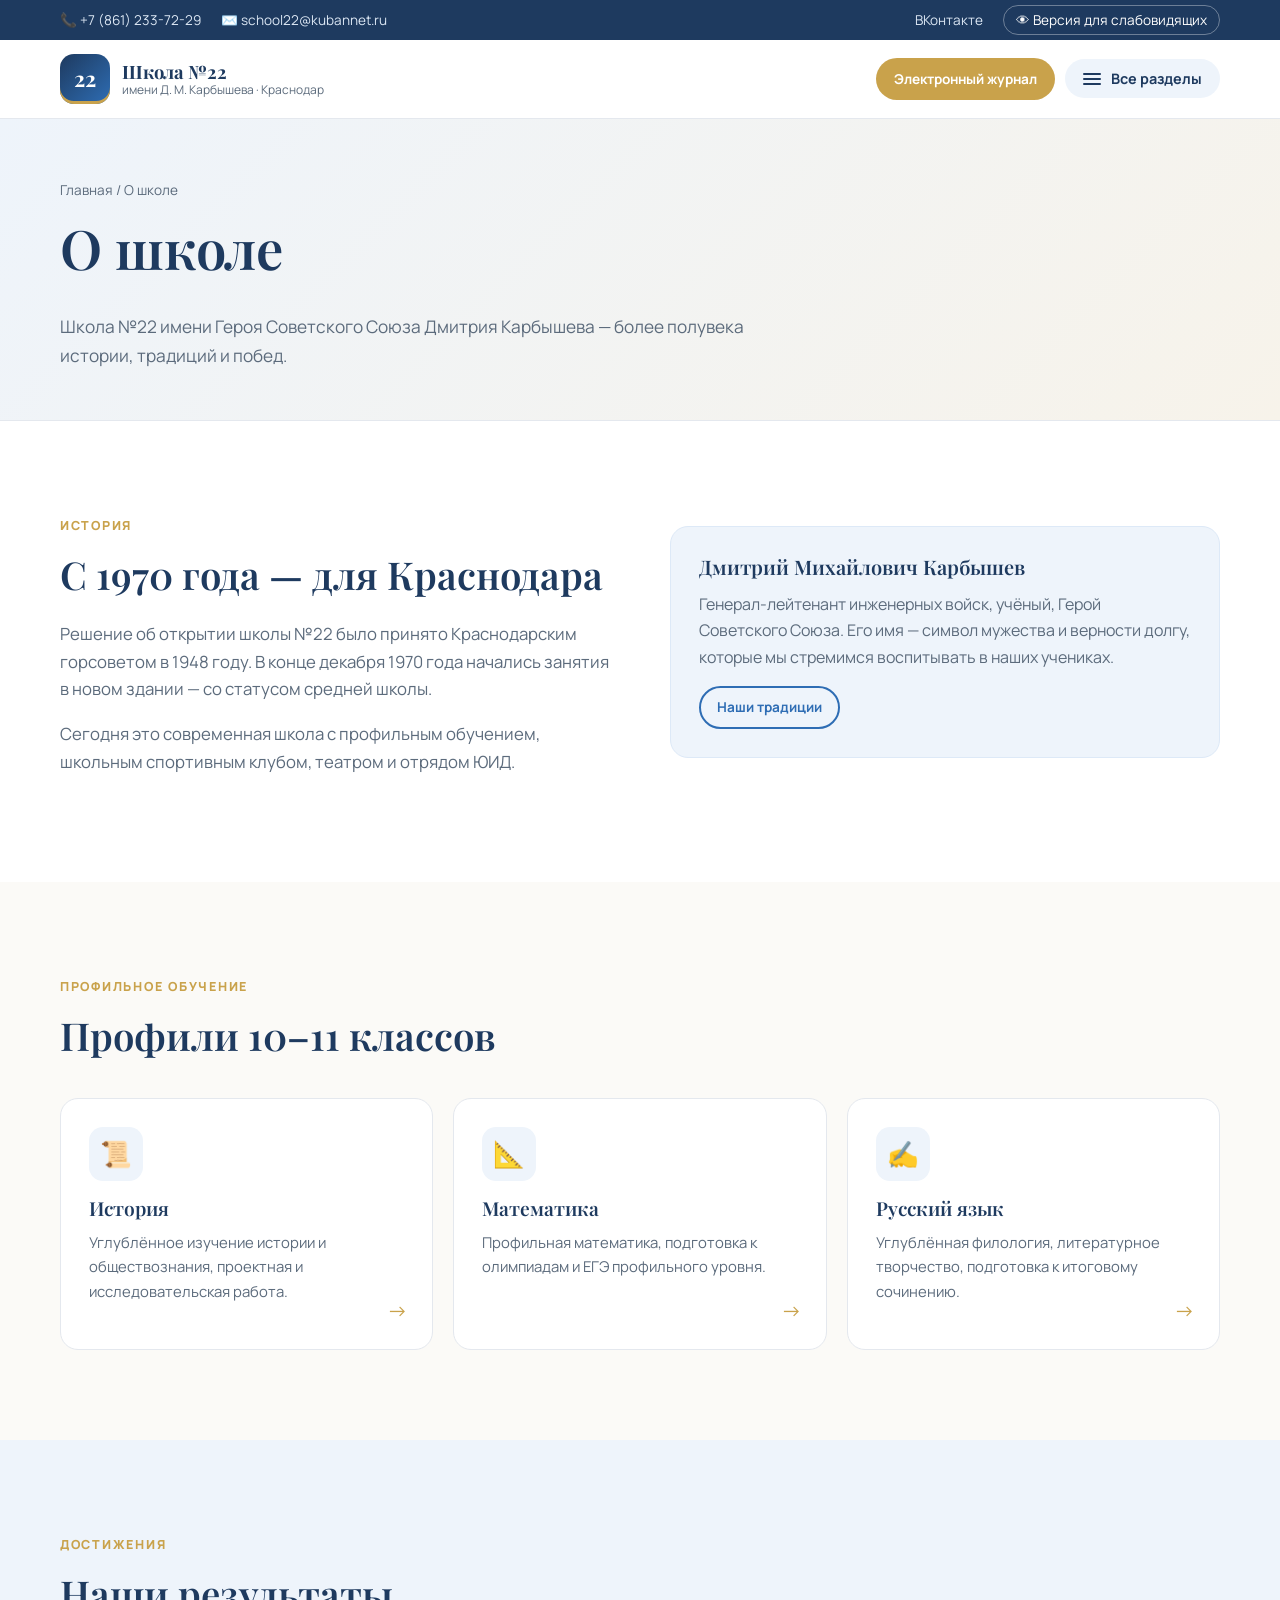
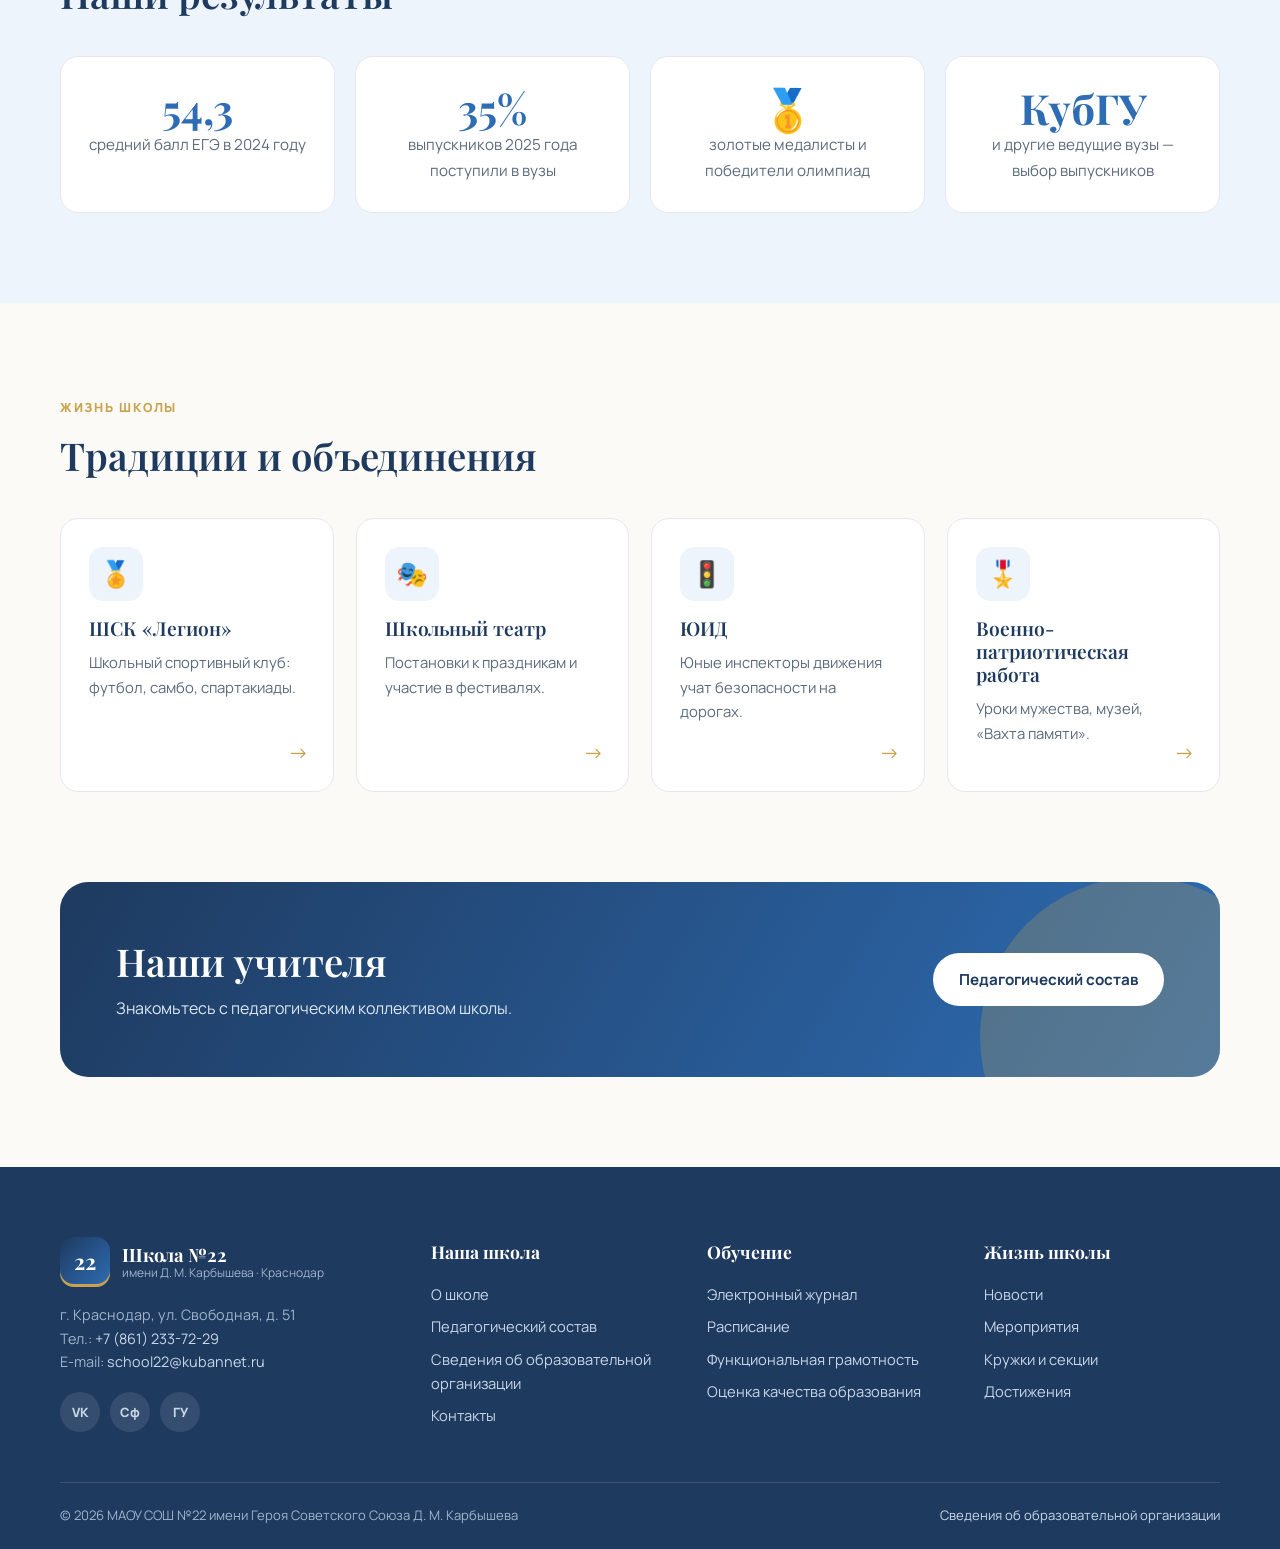
<file: about.html>
<!DOCTYPE html>
<html lang="ru">
<head>
  <meta charset="UTF-8">
  <meta name="viewport" content="width=device-width, initial-scale=1">
  <title>О школе — Школа №22</title>
  <link rel="preconnect" href="https://fonts.googleapis.com">
  <link rel="preconnect" href="https://fonts.gstatic.com" crossorigin>
  <link href="https://fonts.googleapis.com/css2?family=Manrope:wght@400;500;600;700;800&family=Playfair+Display:ital,wght@0,500;0,600;0,700;1,500&display=swap" rel="stylesheet">
  <link rel="stylesheet" href="css/style.css">
</head>
<body>
  <div id="site-header"></div>

  <main id="main">
    <section class="page-hero">
      <div class="container">
        <div class="crumbs"><a href="index.html">Главная</a> / О школе</div>
        <h1>О школе</h1>
        <p>Школа №22 имени Героя Советского Союза Дмитрия Карбышева — более полувека истории, традиций и побед.</p>
      </div>
    </section>

    <section class="section section-alt">
      <div class="container intro reveal">
        <div>
          <span class="eyebrow">История</span>
          <h2>С 1970 года — для Краснодара</h2>
          <p class="intro-text">Решение об открытии школы №22 было принято Краснодарским горсоветом в 1948 году. В конце декабря 1970 года начались занятия в новом здании — со статусом средней школы.</p>
          <p class="intro-text">Сегодня это современная школа с профильным обучением, школьным спортивным клубом, театром и отрядом ЮИД.</p>
        </div>
        <div class="panel panel-sky">
          <h3>Дмитрий Михайлович Карбышев</h3>
          <p style="color:var(--muted)">Генерал-лейтенант инженерных войск, учёный, Герой Советского Союза. Его имя — символ мужества и верности долгу, которые мы стремимся воспитывать в наших учениках.</p>
          <a href="#traditions" class="btn btn-outline btn-sm">Наши традиции</a>
        </div>
      </div>
    </section>

    <section class="section">
      <div class="container">
        <div class="section-head reveal"><div><span class="eyebrow">Профильное обучение</span><h2>Профили 10–11 классов</h2></div></div>
        <div class="grid-3 reveal">
          <div class="tile" style="cursor:default"><span class="tile-ico">📜</span><h3>История</h3><p>Углублённое изучение истории и обществознания, проектная и исследовательская работа.</p></div>
          <div class="tile" style="cursor:default"><span class="tile-ico">📐</span><h3>Математика</h3><p>Профильная математика, подготовка к олимпиадам и ЕГЭ профильного уровня.</p></div>
          <div class="tile" style="cursor:default"><span class="tile-ico">✍️</span><h3>Русский язык</h3><p>Углублённая филология, литературное творчество, подготовка к итоговому сочинению.</p></div>
        </div>
      </div>
    </section>

    <section class="section section-sky" id="achievements">
      <div class="container">
        <div class="section-head reveal"><div><span class="eyebrow">Достижения</span><h2>Наши результаты</h2></div></div>
        <div class="stats reveal">
          <div class="stat"><b>54,3</b><span>средний балл ЕГЭ в 2024 году</span></div>
          <div class="stat"><b>35%</b><span>выпускников 2025 года поступили в вузы</span></div>
          <div class="stat"><b>🥇</b><span>золотые медалисты и победители олимпиад</span></div>
          <div class="stat"><b>КубГУ</b><span>и другие ведущие вузы — выбор выпускников</span></div>
        </div>
      </div>
    </section>

    <section class="section" id="traditions">
      <div class="container">
        <div class="section-head reveal"><div><span class="eyebrow">Жизнь школы</span><h2>Традиции и объединения</h2></div></div>
        <div class="tiles reveal">
          <div class="tile" style="cursor:default"><span class="tile-ico">🏅</span><h3>ШСК «Легион»</h3><p>Школьный спортивный клуб: футбол, самбо, спартакиады.</p></div>
          <div class="tile" style="cursor:default"><span class="tile-ico">🎭</span><h3>Школьный театр</h3><p>Постановки к праздникам и участие в фестивалях.</p></div>
          <div class="tile" style="cursor:default"><span class="tile-ico">🚦</span><h3>ЮИД</h3><p>Юные инспекторы движения учат безопасности на дорогах.</p></div>
          <div class="tile" style="cursor:default"><span class="tile-ico">🎖️</span><h3>Военно-патриотическая работа</h3><p>Уроки мужества, музей, «Вахта памяти».</p></div>
        </div>
      </div>
    </section>

    <section class="section" style="padding-top:0">
      <div class="container">
        <div class="cta reveal">
          <div><h2>Наши учителя</h2><p>Знакомьтесь с педагогическим коллективом школы.</p></div>
          <a href="staff.html" class="btn btn-light">Педагогический состав</a>
        </div>
      </div>
    </section>
  </main>

  <div id="site-footer"></div>
  <script src="js/data.js"></script>
  <script src="js/main.js"></script>
</body>
</html>
</file>
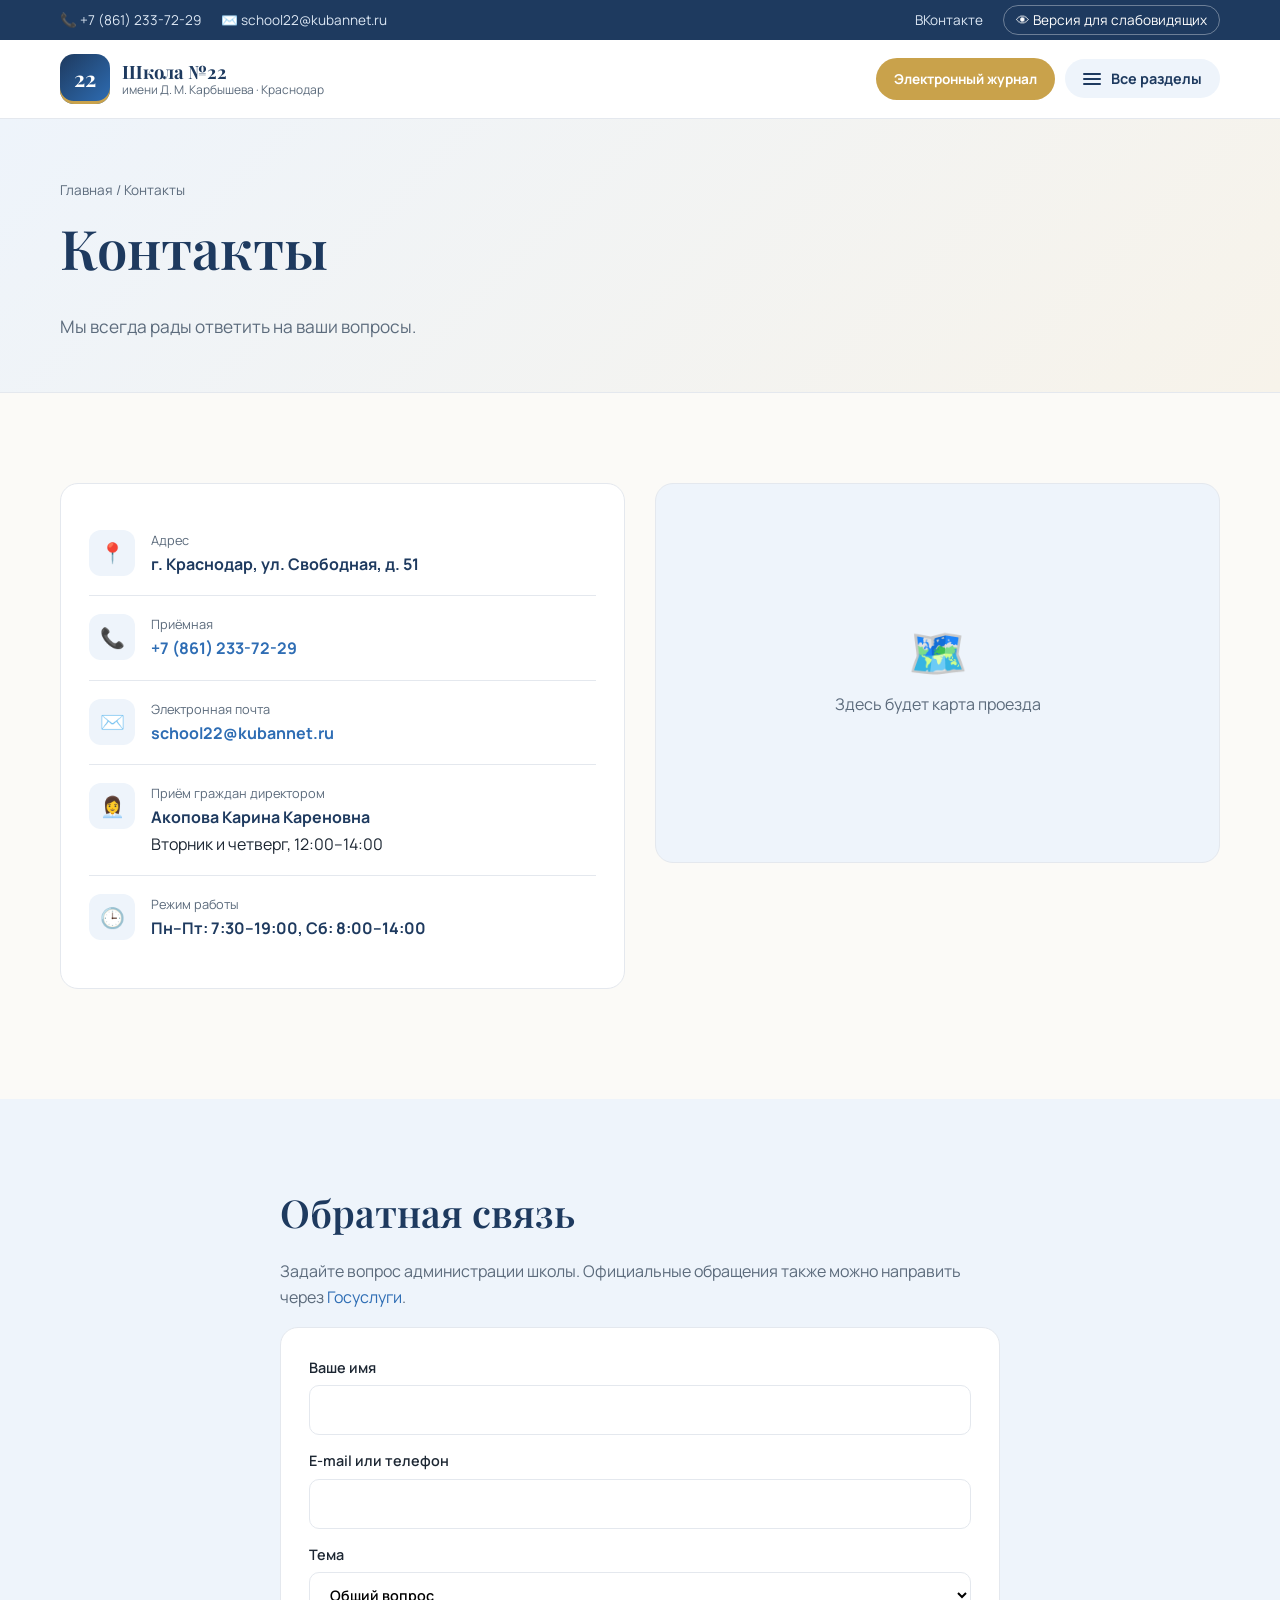
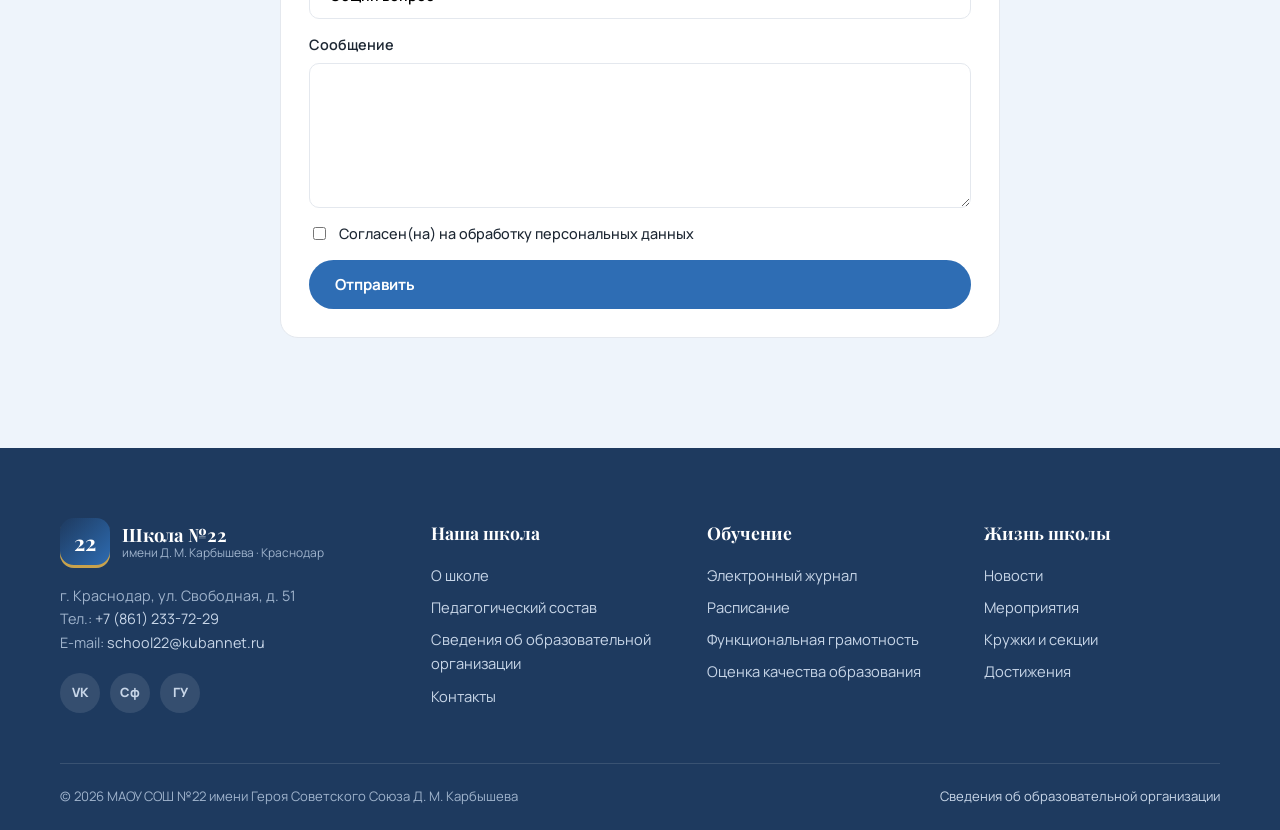
<file: contacts.html>
<!DOCTYPE html>
<html lang="ru">
<head>
  <meta charset="UTF-8">
  <meta name="viewport" content="width=device-width, initial-scale=1">
  <title>Контакты — Школа №22</title>
  <link rel="preconnect" href="https://fonts.googleapis.com">
  <link rel="preconnect" href="https://fonts.gstatic.com" crossorigin>
  <link href="https://fonts.googleapis.com/css2?family=Manrope:wght@400;500;600;700;800&family=Playfair+Display:ital,wght@0,500;0,600;0,700;1,500&display=swap" rel="stylesheet">
  <link rel="stylesheet" href="css/style.css">
</head>
<body>
  <div id="site-header"></div>

  <main id="main">
    <section class="page-hero">
      <div class="container">
        <div class="crumbs"><a href="index.html">Главная</a> / Контакты</div>
        <h1>Контакты</h1>
        <p>Мы всегда рады ответить на ваши вопросы.</p>
      </div>
    </section>

    <section class="section">
      <div class="container contact-grid">
        <div class="panel">
          <div class="contact-item"><span class="ico">📍</span><div><small>Адрес</small><b data-school="address"></b></div></div>
          <div class="contact-item"><span class="ico">📞</span><div><small>Приёмная</small><b><a href="tel:+78612337229">+7 (861) 233-72-29</a></b></div></div>
          <div class="contact-item"><span class="ico">✉️</span><div><small>Электронная почта</small><b><a href="mailto:school22@kubannet.ru">school22@kubannet.ru</a></b></div></div>
          <div class="contact-item"><span class="ico">👩‍💼</span><div><small>Приём граждан директором</small><b data-school="director"></b><br><span data-school="directorHours"></span></div></div>
          <div class="contact-item"><span class="ico">🕒</span><div><small>Режим работы</small><b data-school="hours"></b></div></div>
        </div>

        <div>
          <div class="map-box">
            <!-- Вставьте сюда код карты из конструктора Яндекс.Карт: https://yandex.ru/map-constructor/ -->
            <div><div style="font-size:3rem">🗺️</div><p>Здесь будет карта проезда</p></div>
          </div>
        </div>
      </div>
    </section>

    <section class="section section-sky">
      <div class="container" style="max-width:760px">
        <h2>Обратная связь</h2>
        <p style="color:var(--muted)">Задайте вопрос администрации школы. Официальные обращения также можно направить через <a href="https://www.gosuslugi.ru/" target="_blank" rel="noopener">Госуслуги</a>.</p>
        <form class="form panel" data-demo>
          <label>Ваше имя<input type="text" name="name" required></label>
          <label>E-mail или телефон<input type="text" name="contact" required></label>
          <label>Тема
            <select name="topic">
              <option>Общий вопрос</option>
              <option>Приём в школу</option>
              <option>Питание</option>
              <option>Электронный журнал</option>
              <option>Другое</option>
            </select>
          </label>
          <label>Сообщение<textarea name="message" rows="5" required></textarea></label>
          <label style="display:flex;gap:10px;align-items:flex-start;font-weight:500"><input type="checkbox" required style="margin-top:5px"> Согласен(на) на обработку персональных данных</label>
          <button type="submit" class="btn btn-primary">Отправить</button>
          <div class="form-ok">Спасибо! Ваше сообщение принято.</div>
        </form>
      </div>
    </section>
  </main>

  <div id="site-footer"></div>
  <script src="js/data.js"></script>
  <script src="js/main.js"></script>
</body>
</html>
</file>
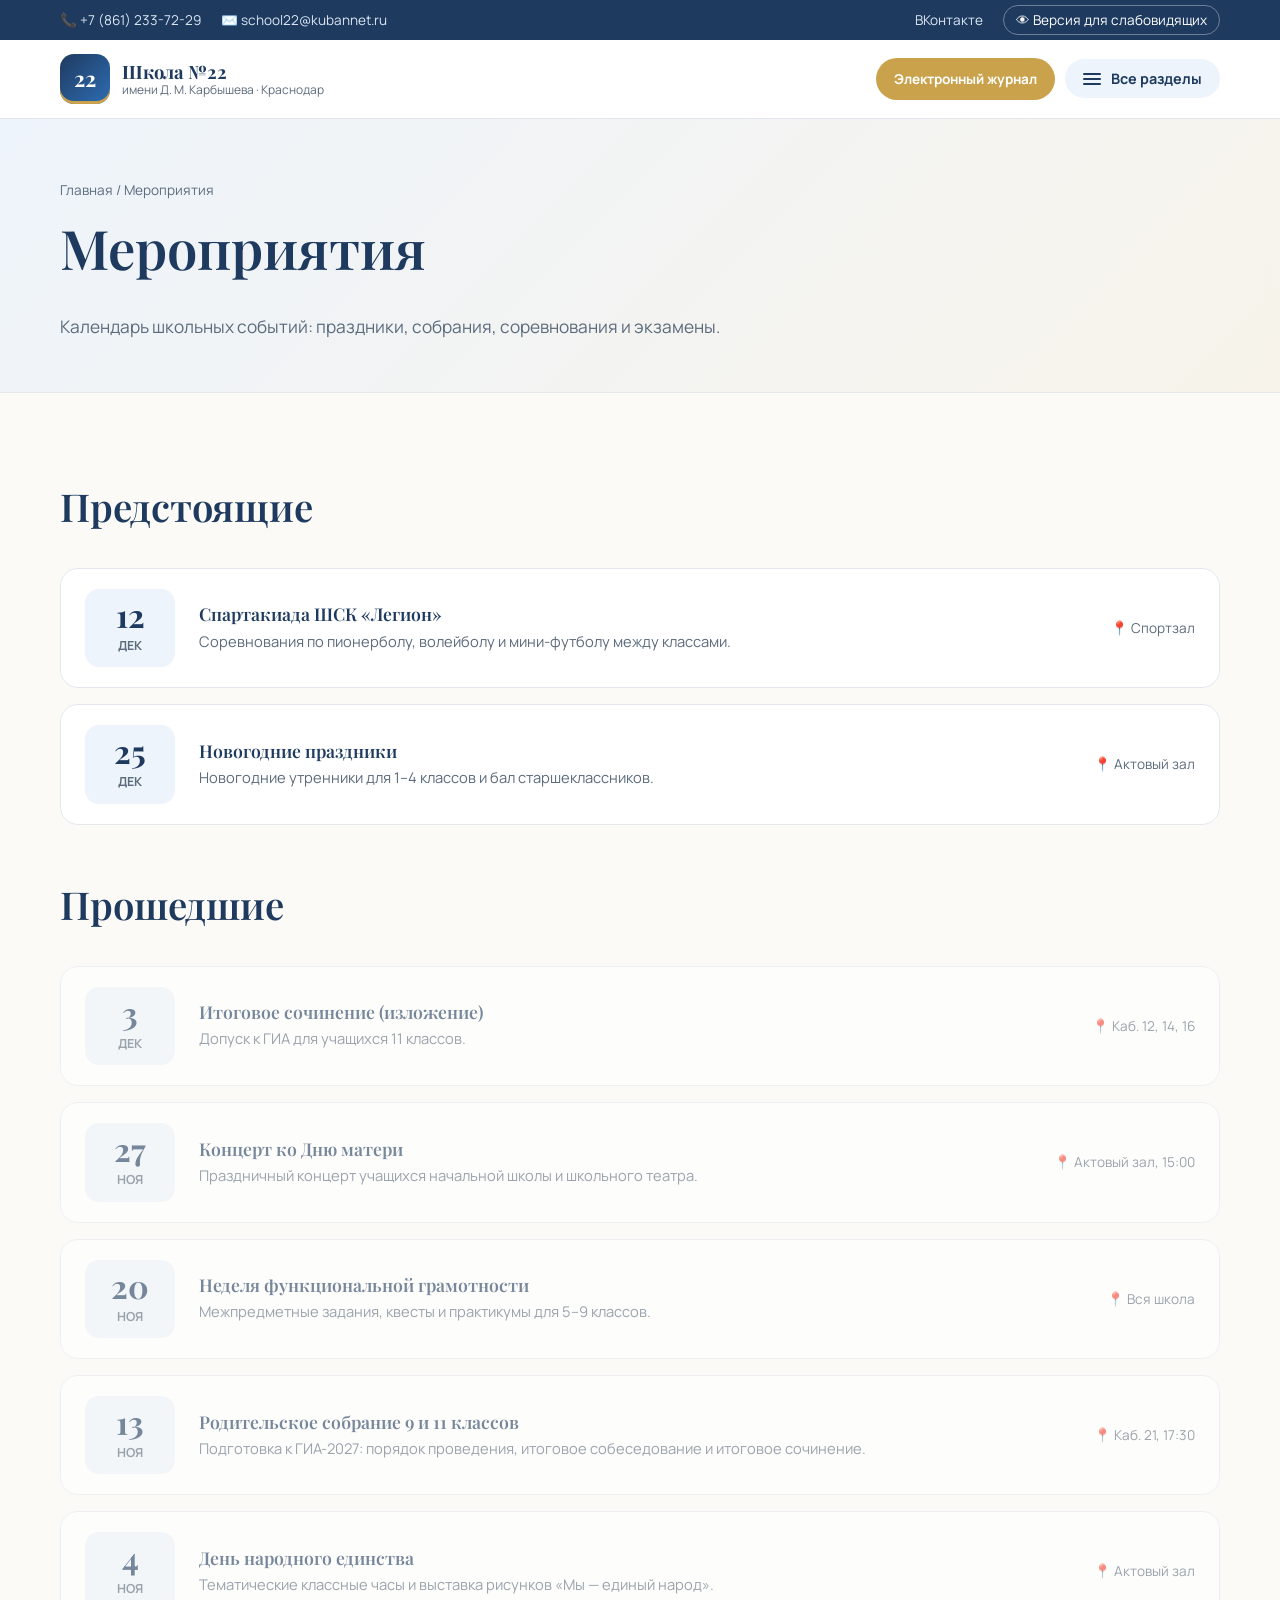
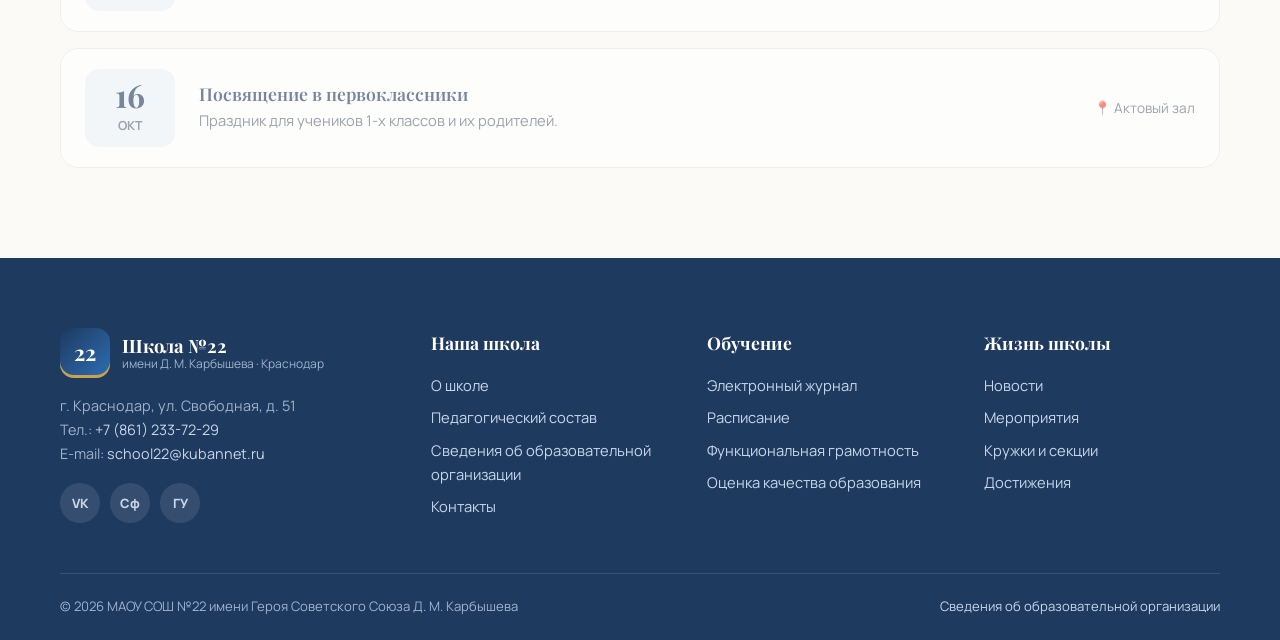
<file: events.html>
<!DOCTYPE html>
<html lang="ru">
<head>
  <meta charset="UTF-8">
  <meta name="viewport" content="width=device-width, initial-scale=1">
  <title>Мероприятия — Школа №22</title>
  <link rel="preconnect" href="https://fonts.googleapis.com">
  <link rel="preconnect" href="https://fonts.gstatic.com" crossorigin>
  <link href="https://fonts.googleapis.com/css2?family=Manrope:wght@400;500;600;700;800&family=Playfair+Display:ital,wght@0,500;0,600;0,700;1,500&display=swap" rel="stylesheet">
  <link rel="stylesheet" href="css/style.css">
</head>
<body>
  <div id="site-header"></div>

  <main id="main">
    <section class="page-hero">
      <div class="container">
        <div class="crumbs"><a href="index.html">Главная</a> / Мероприятия</div>
        <h1>Мероприятия</h1>
        <p>Календарь школьных событий: праздники, собрания, соревнования и экзамены.</p>
      </div>
    </section>

    <section class="section">
      <div class="container">
        <div class="events" data-render="events"></div>
      </div>
    </section>
  </main>

  <div id="site-footer"></div>
  <script src="js/data.js"></script>
  <script src="js/main.js"></script>
</body>
</html>
</file>
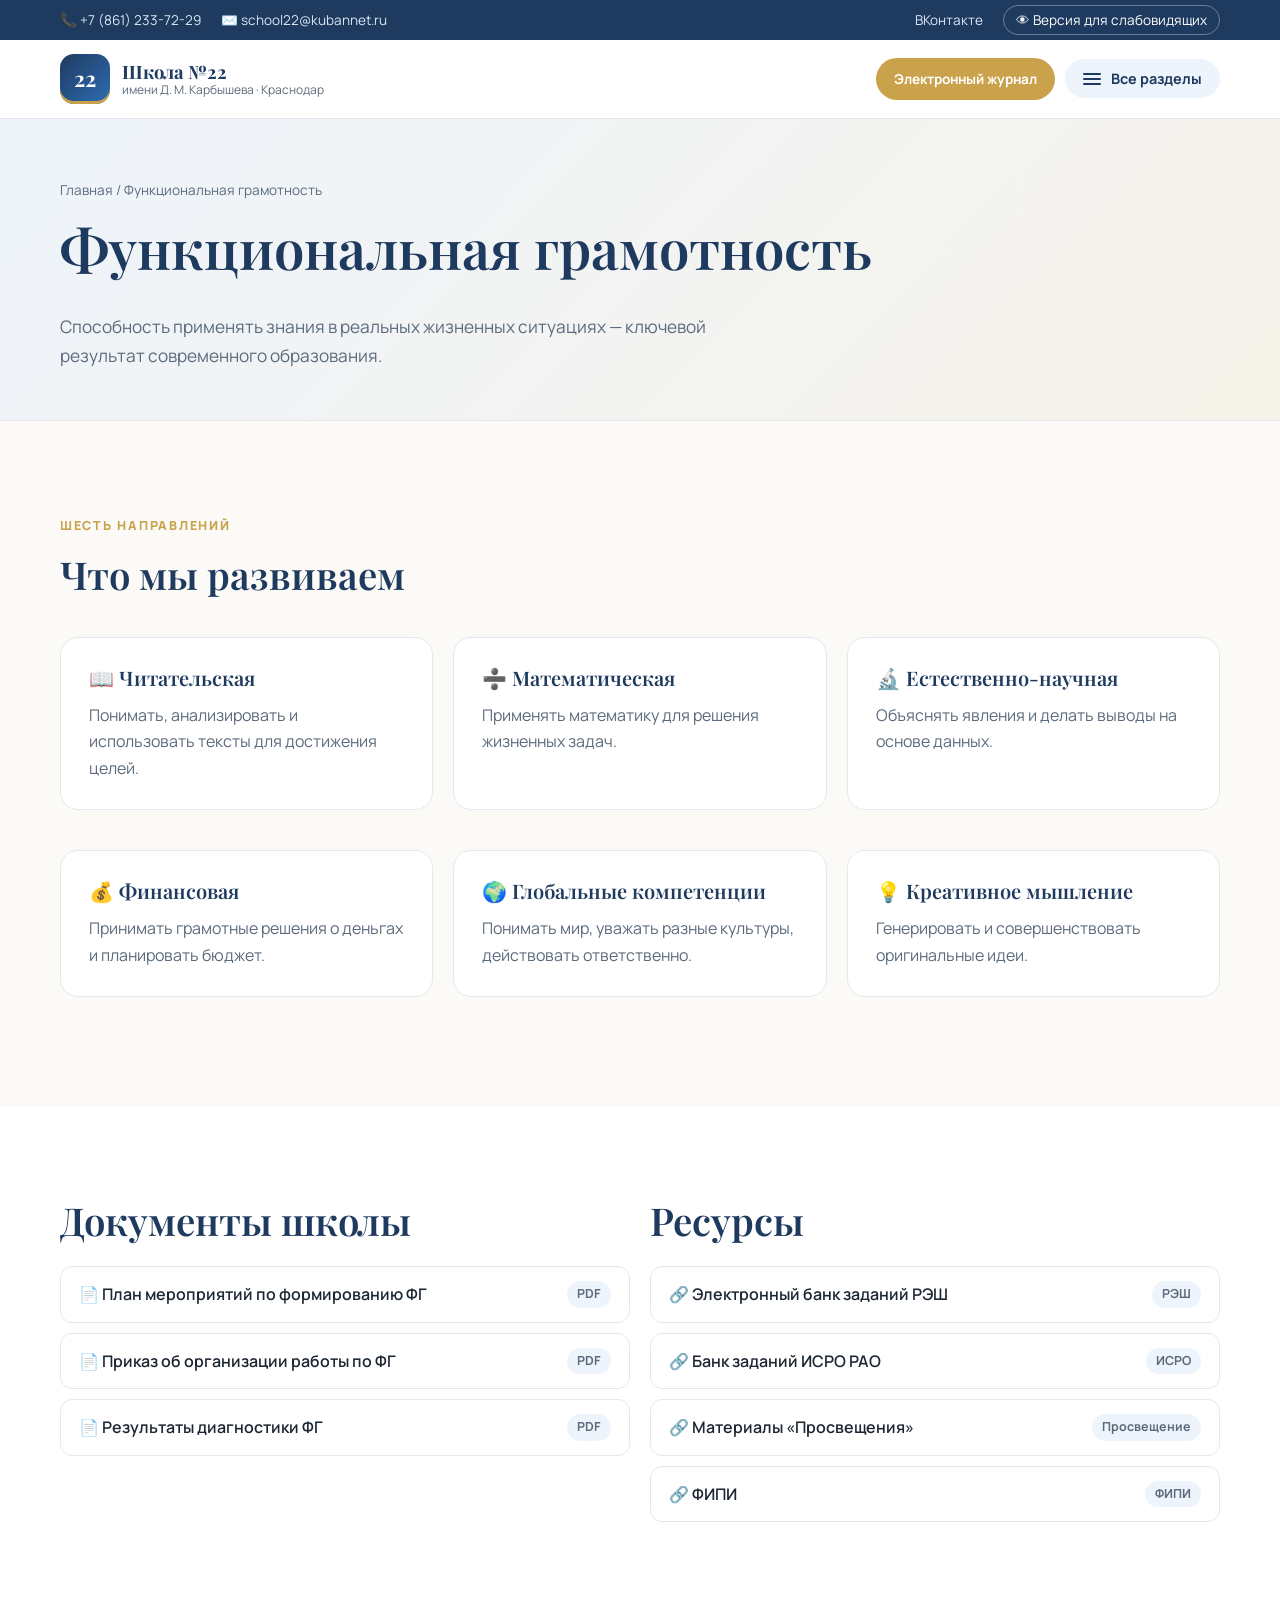
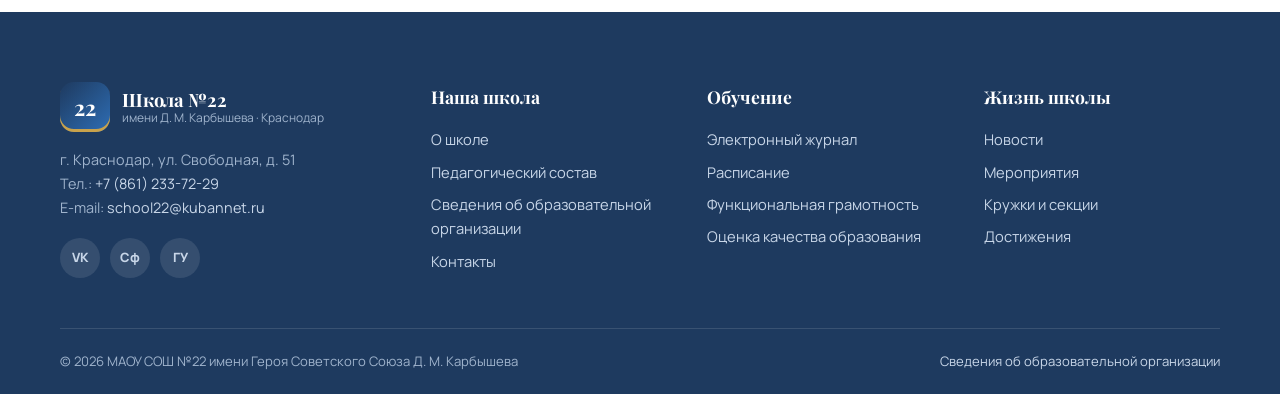
<file: funcgram.html>
<!DOCTYPE html>
<html lang="ru">
<head>
  <meta charset="UTF-8">
  <meta name="viewport" content="width=device-width, initial-scale=1">
  <title>Функциональная грамотность — Школа №22</title>
  <link rel="preconnect" href="https://fonts.googleapis.com">
  <link rel="preconnect" href="https://fonts.gstatic.com" crossorigin>
  <link href="https://fonts.googleapis.com/css2?family=Manrope:wght@400;500;600;700;800&family=Playfair+Display:ital,wght@0,500;0,600;0,700;1,500&display=swap" rel="stylesheet">
  <link rel="stylesheet" href="css/style.css">
</head>
<body>
  <div id="site-header"></div>

  <main id="main">
    <section class="page-hero">
      <div class="container">
        <div class="crumbs"><a href="index.html">Главная</a> / Функциональная грамотность</div>
        <h1>Функциональная грамотность</h1>
        <p>Способность применять знания в реальных жизненных ситуациях — ключевой результат современного образования.</p>
      </div>
    </section>

    <section class="section">
      <div class="container">
        <div class="section-head reveal"><div><span class="eyebrow">Шесть направлений</span><h2>Что мы развиваем</h2></div></div>
        <div class="grid-3 reveal">
          <div class="panel"><h3>📖 Читательская</h3><p style="color:var(--muted);margin:0">Понимать, анализировать и использовать тексты для достижения целей.</p></div>
          <div class="panel"><h3>➗ Математическая</h3><p style="color:var(--muted);margin:0">Применять математику для решения жизненных задач.</p></div>
          <div class="panel"><h3>🔬 Естественно-научная</h3><p style="color:var(--muted);margin:0">Объяснять явления и делать выводы на основе данных.</p></div>
          <div class="panel"><h3>💰 Финансовая</h3><p style="color:var(--muted);margin:0">Принимать грамотные решения о деньгах и планировать бюджет.</p></div>
          <div class="panel"><h3>🌍 Глобальные компетенции</h3><p style="color:var(--muted);margin:0">Понимать мир, уважать разные культуры, действовать ответственно.</p></div>
          <div class="panel"><h3>💡 Креативное мышление</h3><p style="color:var(--muted);margin:0">Генерировать и совершенствовать оригинальные идеи.</p></div>
        </div>
      </div>
    </section>

    <section class="section section-alt">
      <div class="container grid-2">
        <div class="reveal">
          <h2>Документы школы</h2>
          <ul class="doc-list">
            <li><a href="#">📄 План мероприятий по формированию ФГ <span class="ext">PDF</span></a></li>
            <li><a href="#">📄 Приказ об организации работы по ФГ <span class="ext">PDF</span></a></li>
            <li><a href="#">📄 Результаты диагностики ФГ <span class="ext">PDF</span></a></li>
          </ul>
        </div>
        <div class="reveal">
          <h2>Ресурсы</h2>
          <ul class="doc-list">
            <li><a href="https://fg.resh.edu.ru/" target="_blank" rel="noopener">🔗 Электронный банк заданий РЭШ <span class="ext">РЭШ</span></a></li>
            <li><a href="https://skiv.instrao.ru/" target="_blank" rel="noopener">🔗 Банк заданий ИСРО РАО <span class="ext">ИСРО</span></a></li>
            <li><a href="https://media.prosv.ru/func/" target="_blank" rel="noopener">🔗 Материалы «Просвещения» <span class="ext">Просвещение</span></a></li>
            <li><a href="https://fipi.ru/" target="_blank" rel="noopener">🔗 ФИПИ <span class="ext">ФИПИ</span></a></li>
          </ul>
        </div>
      </div>
    </section>
  </main>

  <div id="site-footer"></div>
  <script src="js/data.js"></script>
  <script src="js/main.js"></script>
</body>
</html>
</file>
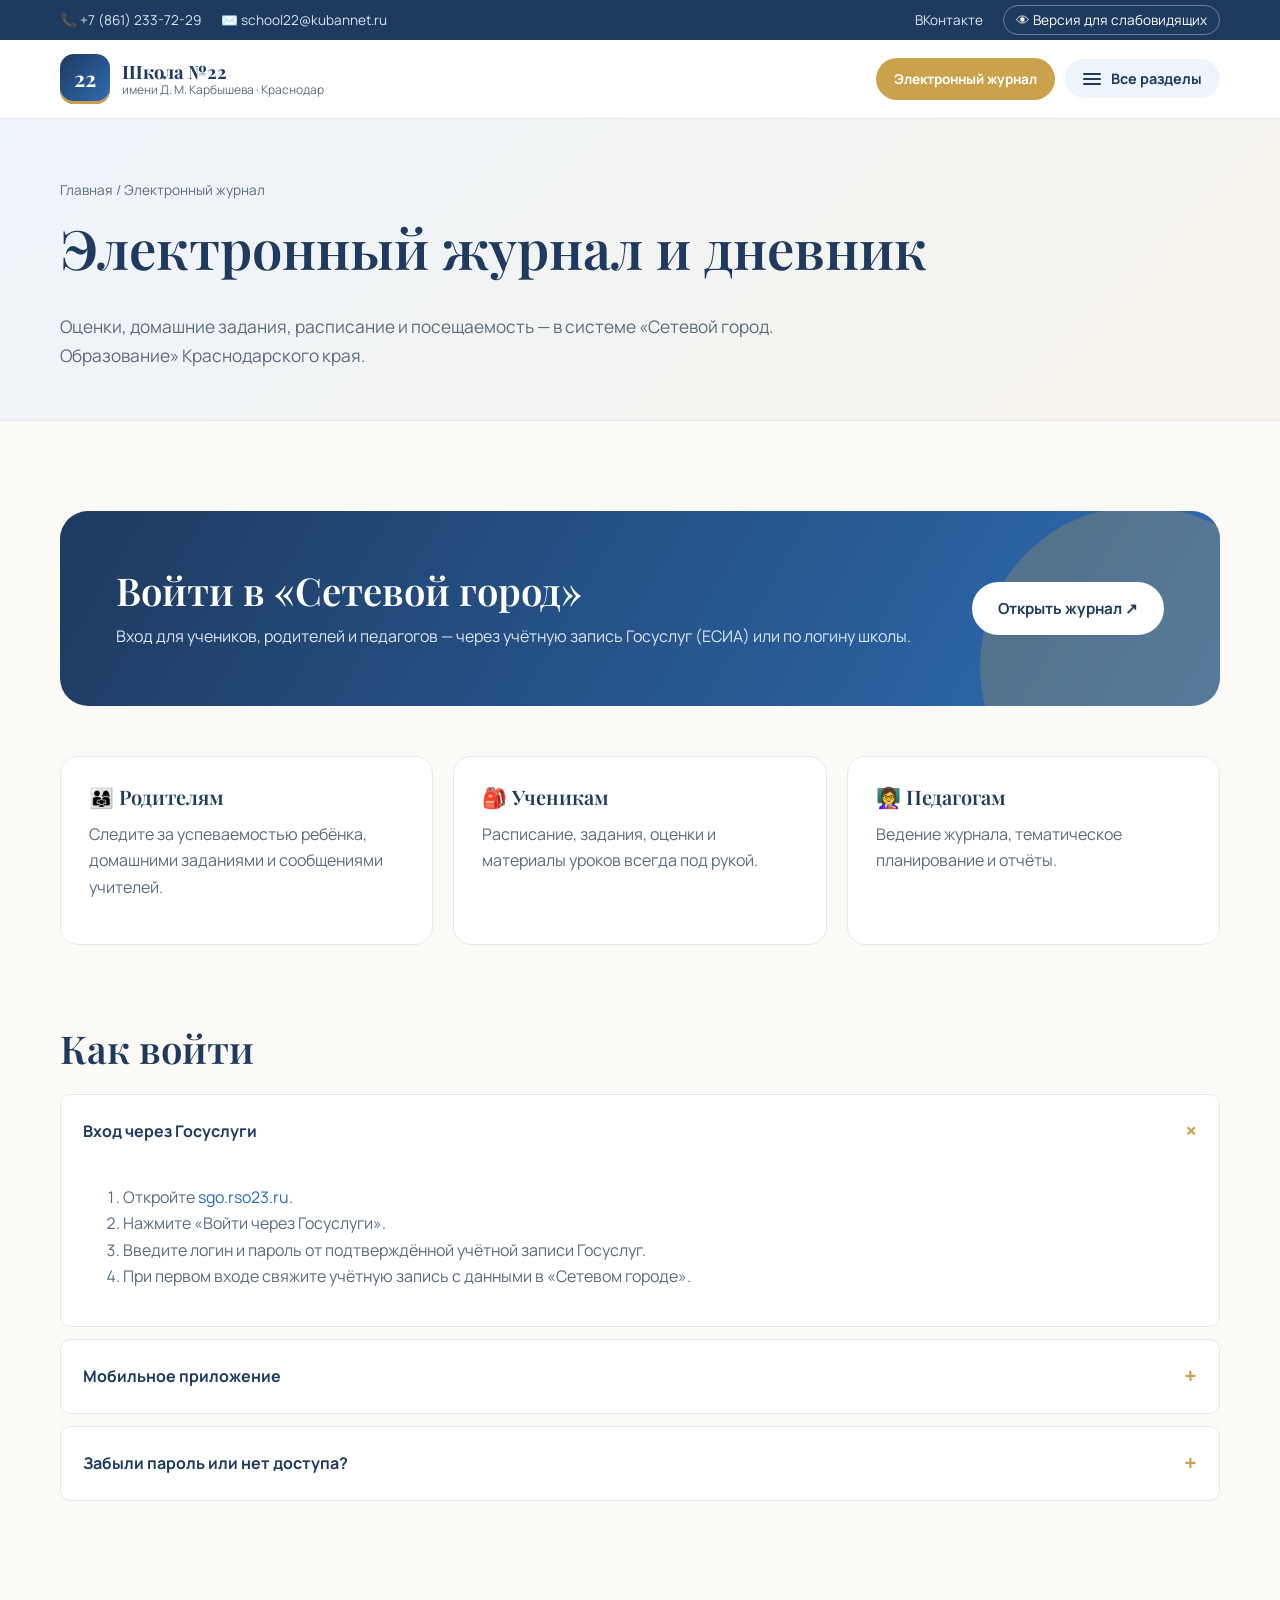
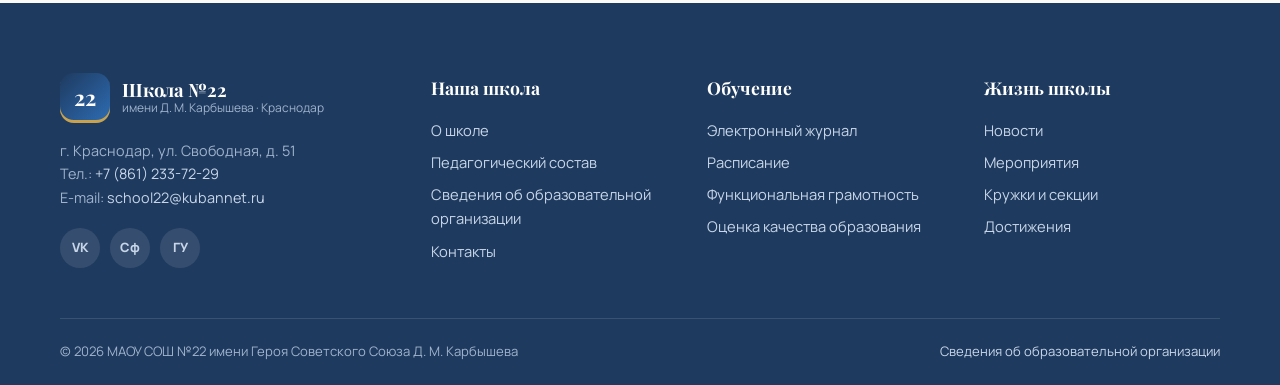
<file: journal.html>
<!DOCTYPE html>
<html lang="ru">
<head>
  <meta charset="UTF-8">
  <meta name="viewport" content="width=device-width, initial-scale=1">
  <title>Электронный журнал — Школа №22</title>
  <link rel="preconnect" href="https://fonts.googleapis.com">
  <link rel="preconnect" href="https://fonts.gstatic.com" crossorigin>
  <link href="https://fonts.googleapis.com/css2?family=Manrope:wght@400;500;600;700;800&family=Playfair+Display:ital,wght@0,500;0,600;0,700;1,500&display=swap" rel="stylesheet">
  <link rel="stylesheet" href="css/style.css">
</head>
<body>
  <div id="site-header"></div>

  <main id="main">
    <section class="page-hero">
      <div class="container">
        <div class="crumbs"><a href="index.html">Главная</a> / Электронный журнал</div>
        <h1>Электронный журнал и дневник</h1>
        <p>Оценки, домашние задания, расписание и посещаемость — в системе «Сетевой город. Образование» Краснодарского края.</p>
      </div>
    </section>

    <section class="section">
      <div class="container">
        <div class="cta reveal" style="margin-bottom:50px">
          <div>
            <h2>Войти в «Сетевой город»</h2>
            <p>Вход для учеников, родителей и педагогов — через учётную запись Госуслуг (ЕСИА) или по логину школы.</p>
          </div>
          <a href="https://sgo.rso23.ru/" target="_blank" rel="noopener" class="btn btn-light">Открыть журнал ↗</a>
        </div>

        <div class="grid-3 reveal">
          <div class="panel">
            <h3>👨‍👩‍👧 Родителям</h3>
            <p style="color:var(--muted)">Следите за успеваемостью ребёнка, домашними заданиями и сообщениями учителей.</p>
          </div>
          <div class="panel">
            <h3>🎒 Ученикам</h3>
            <p style="color:var(--muted)">Расписание, задания, оценки и материалы уроков всегда под рукой.</p>
          </div>
          <div class="panel">
            <h3>👩‍🏫 Педагогам</h3>
            <p style="color:var(--muted)">Ведение журнала, тематическое планирование и отчёты.</p>
          </div>
        </div>

        <h2 style="margin-top:60px">Как войти</h2>
        <details class="acc" open>
          <summary>Вход через Госуслуги</summary>
          <div class="acc-body">
            <ol>
              <li>Откройте <a href="https://sgo.rso23.ru/" target="_blank" rel="noopener">sgo.rso23.ru</a>.</li>
              <li>Нажмите «Войти через Госуслуги».</li>
              <li>Введите логин и пароль от подтверждённой учётной записи Госуслуг.</li>
              <li>При первом входе свяжите учётную запись с данными в «Сетевом городе».</li>
            </ol>
          </div>
        </details>
        <details class="acc">
          <summary>Мобильное приложение</summary>
          <div class="acc-body">Электронный дневник доступен в мобильном приложении «Сетевой город. Образование» для Android и iOS, а также в приложении «Госуслуги Моя школа».</div>
        </details>
        <details class="acc">
          <summary>Забыли пароль или нет доступа?</summary>
          <div class="acc-body">Обратитесь к классному руководителю или к администратору электронного журнала школы по телефону <span data-school="phone"></span>.</div>
        </details>
      </div>
    </section>
  </main>

  <div id="site-footer"></div>
  <script src="js/data.js"></script>
  <script src="js/main.js"></script>
</body>
</html>
</file>
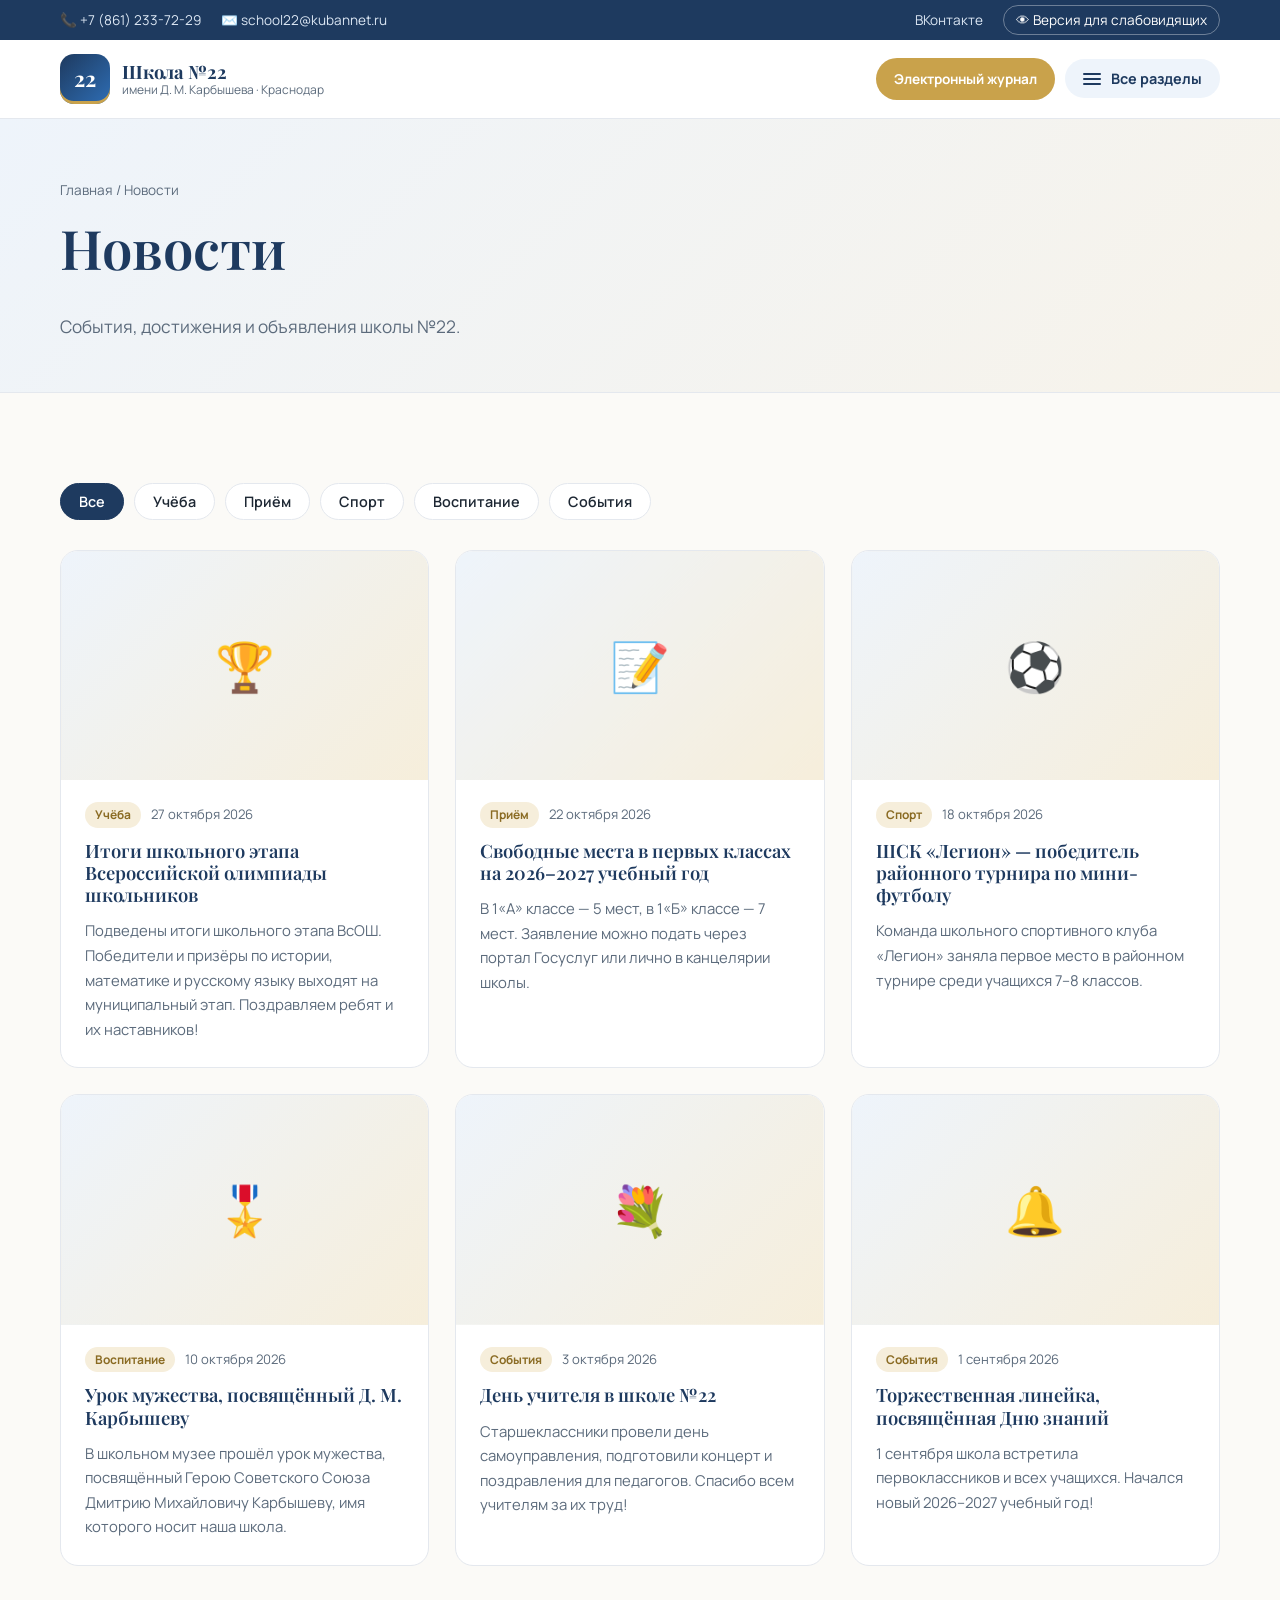
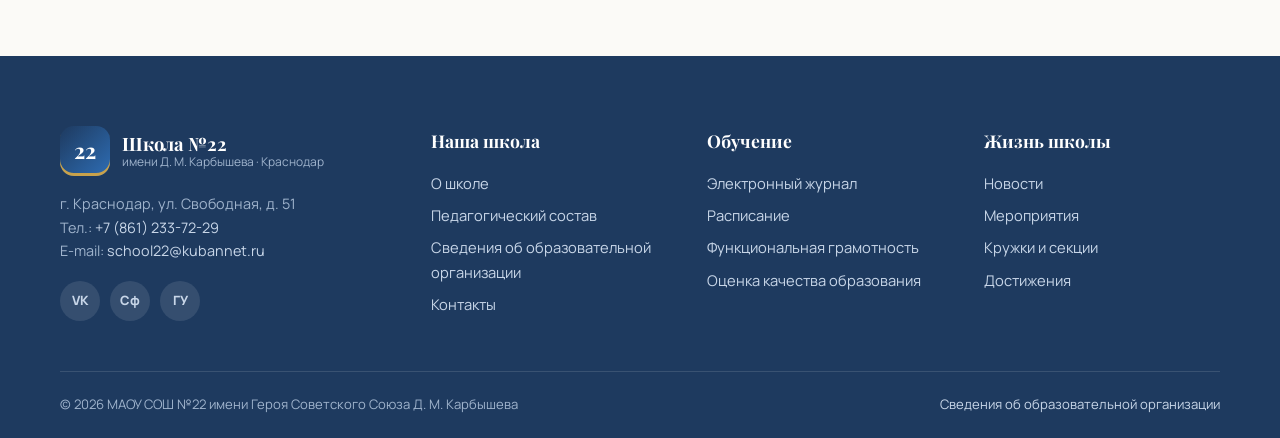
<file: news.html>
<!DOCTYPE html>
<html lang="ru">
<head>
  <meta charset="UTF-8">
  <meta name="viewport" content="width=device-width, initial-scale=1">
  <title>Новости — Школа №22</title>
  <link rel="preconnect" href="https://fonts.googleapis.com">
  <link rel="preconnect" href="https://fonts.gstatic.com" crossorigin>
  <link href="https://fonts.googleapis.com/css2?family=Manrope:wght@400;500;600;700;800&family=Playfair+Display:ital,wght@0,500;0,600;0,700;1,500&display=swap" rel="stylesheet">
  <link rel="stylesheet" href="css/style.css">
</head>
<body>
  <div id="site-header"></div>

  <main id="main">
    <section class="page-hero">
      <div class="container">
        <div class="crumbs"><a href="index.html">Главная</a> / Новости</div>
        <h1>Новости</h1>
        <p>События, достижения и объявления школы №22.</p>
      </div>
    </section>

    <section class="section">
      <div class="container">
        <div class="chips" id="newsFilter"></div>
        <div class="cards" data-render="news" data-filter="#newsFilter"></div>
      </div>
    </section>
  </main>

  <div id="site-footer"></div>
  <script src="js/data.js"></script>
  <script src="js/main.js"></script>
</body>
</html>
</file>
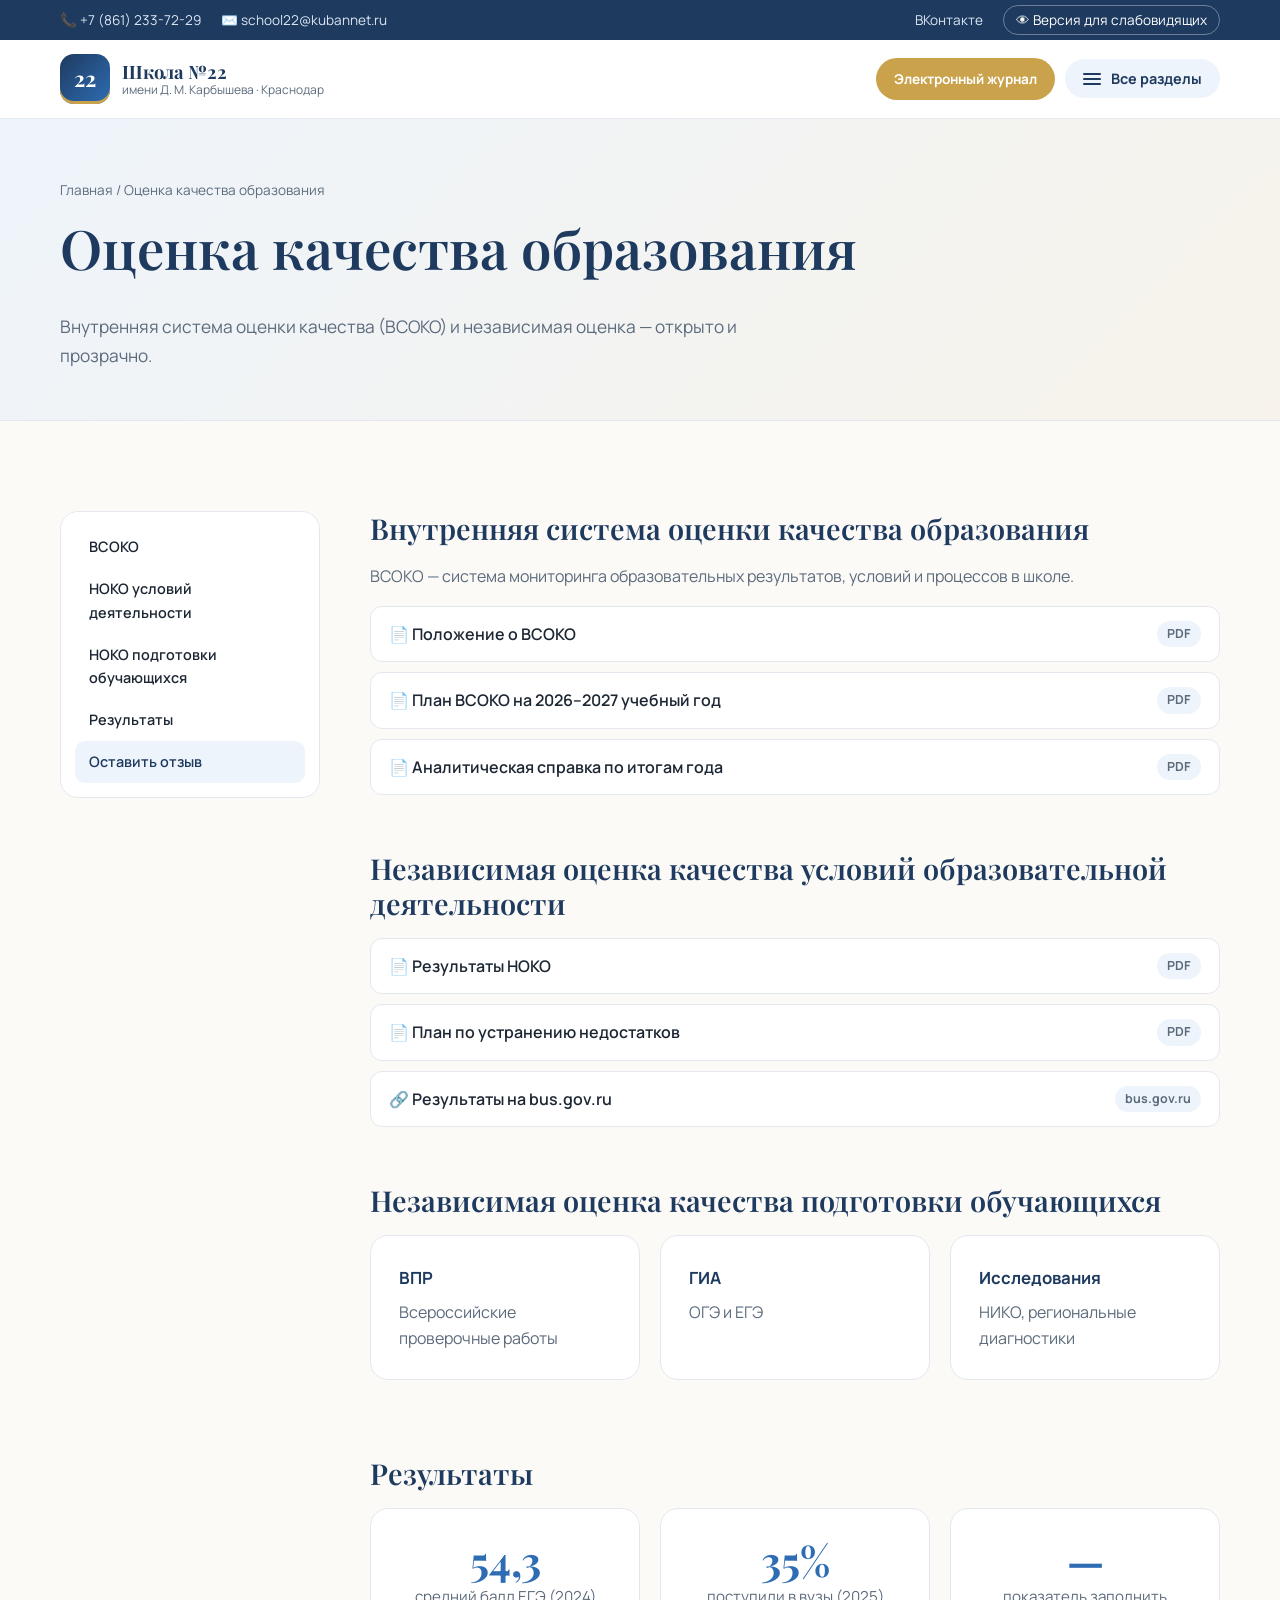
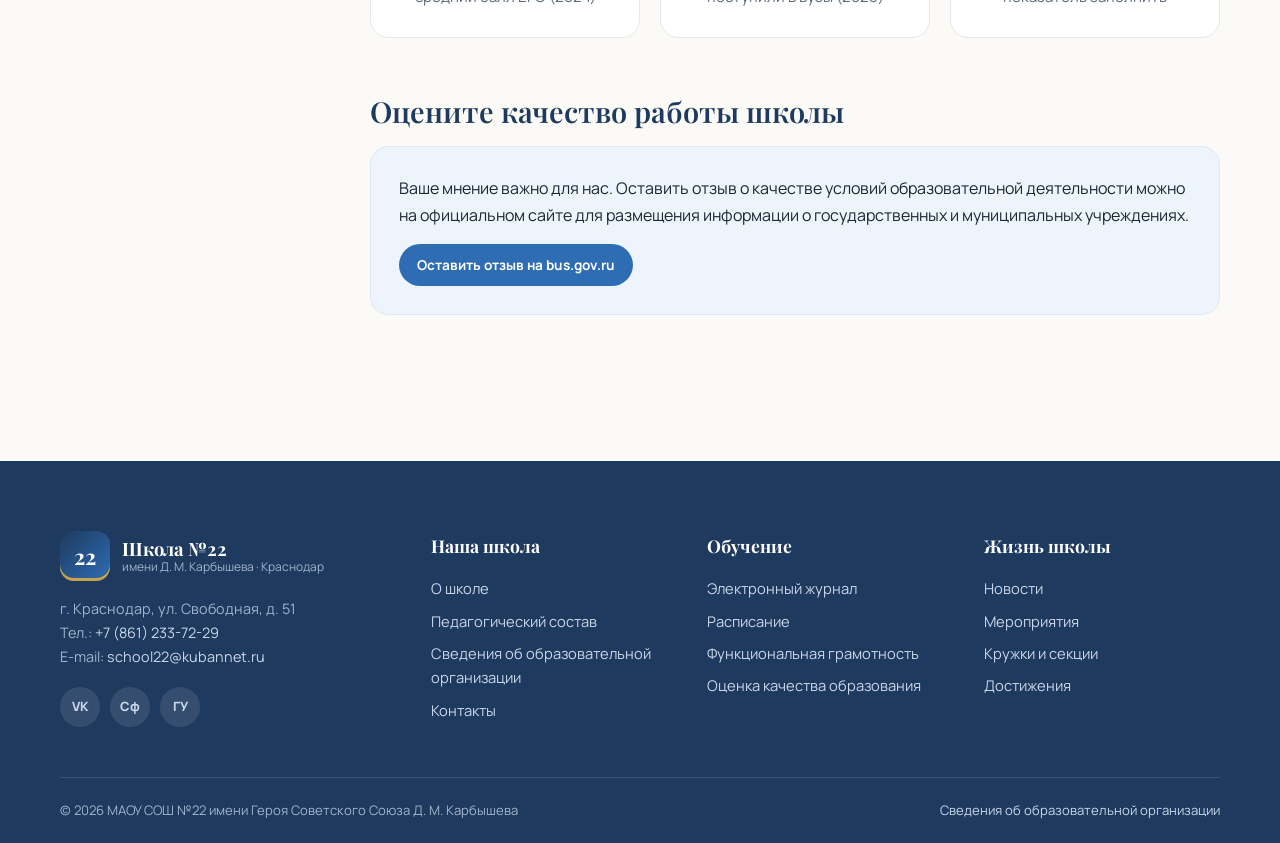
<file: quality.html>
<!DOCTYPE html>
<html lang="ru">
<head>
  <meta charset="UTF-8">
  <meta name="viewport" content="width=device-width, initial-scale=1">
  <title>Оценка качества образования — Школа №22</title>
  <link rel="preconnect" href="https://fonts.googleapis.com">
  <link rel="preconnect" href="https://fonts.gstatic.com" crossorigin>
  <link href="https://fonts.googleapis.com/css2?family=Manrope:wght@400;500;600;700;800&family=Playfair+Display:ital,wght@0,500;0,600;0,700;1,500&display=swap" rel="stylesheet">
  <link rel="stylesheet" href="css/style.css">
</head>
<body>
  <div id="site-header"></div>

  <main id="main">
    <section class="page-hero">
      <div class="container">
        <div class="crumbs"><a href="index.html">Главная</a> / Оценка качества образования</div>
        <h1>Оценка качества образования</h1>
        <p>Внутренняя система оценки качества (ВСОКО) и независимая оценка — открыто и прозрачно.</p>
      </div>
    </section>

    <section class="section">
      <div class="container layout">
        <nav class="sidenav" aria-label="Подразделы">
          <a href="#vsoko">ВСОКО</a>
          <a href="#noko-conditions">НОКО условий деятельности</a>
          <a href="#noko-students">НОКО подготовки обучающихся</a>
          <a href="#results">Результаты</a>
          <a href="#feedback">Оставить отзыв</a>
        </nav>

        <div class="content">
          <section id="vsoko">
            <h2>Внутренняя система оценки качества образования</h2>
            <p style="color:var(--muted)">ВСОКО — система мониторинга образовательных результатов, условий и процессов в школе.</p>
            <ul class="doc-list">
              <li><a href="#">📄 Положение о ВСОКО <span class="ext">PDF</span></a></li>
              <li><a href="#">📄 План ВСОКО на 2026–2027 учебный год <span class="ext">PDF</span></a></li>
              <li><a href="#">📄 Аналитическая справка по итогам года <span class="ext">PDF</span></a></li>
            </ul>
          </section>

          <section id="noko-conditions">
            <h2>Независимая оценка качества условий образовательной деятельности</h2>
            <ul class="doc-list">
              <li><a href="#">📄 Результаты НОКО <span class="ext">PDF</span></a></li>
              <li><a href="#">📄 План по устранению недостатков <span class="ext">PDF</span></a></li>
              <li><a href="https://bus.gov.ru/" target="_blank" rel="noopener">🔗 Результаты на bus.gov.ru <span class="ext">bus.gov.ru</span></a></li>
            </ul>
          </section>

          <section id="noko-students">
            <h2>Независимая оценка качества подготовки обучающихся</h2>
            <div class="grid-3">
              <div class="panel"><h4>ВПР</h4><p style="margin:0;color:var(--muted)">Всероссийские проверочные работы</p></div>
              <div class="panel"><h4>ГИА</h4><p style="margin:0;color:var(--muted)">ОГЭ и ЕГЭ</p></div>
              <div class="panel"><h4>Исследования</h4><p style="margin:0;color:var(--muted)">НИКО, региональные диагностики</p></div>
            </div>
          </section>

          <section id="results">
            <h2>Результаты</h2>
            <div class="stats" style="grid-template-columns:repeat(3,1fr)">
              <div class="stat"><b>54,3</b><span>средний балл ЕГЭ (2024)</span></div>
              <div class="stat"><b>35%</b><span>поступили в вузы (2025)</span></div>
              <div class="stat"><b>—</b><span>показатель заполнить</span></div>
            </div>
          </section>

          <section id="feedback">
            <h2>Оцените качество работы школы</h2>
            <div class="panel panel-sky">
              <p>Ваше мнение важно для нас. Оставить отзыв о качестве условий образовательной деятельности можно на официальном сайте для размещения информации о государственных и муниципальных учреждениях.</p>
              <a href="https://bus.gov.ru/" target="_blank" rel="noopener" class="btn btn-primary btn-sm">Оставить отзыв на bus.gov.ru</a>
            </div>
          </section>
        </div>
      </div>
    </section>
  </main>

  <div id="site-footer"></div>
  <script src="js/data.js"></script>
  <script src="js/main.js"></script>
</body>
</html>
</file>
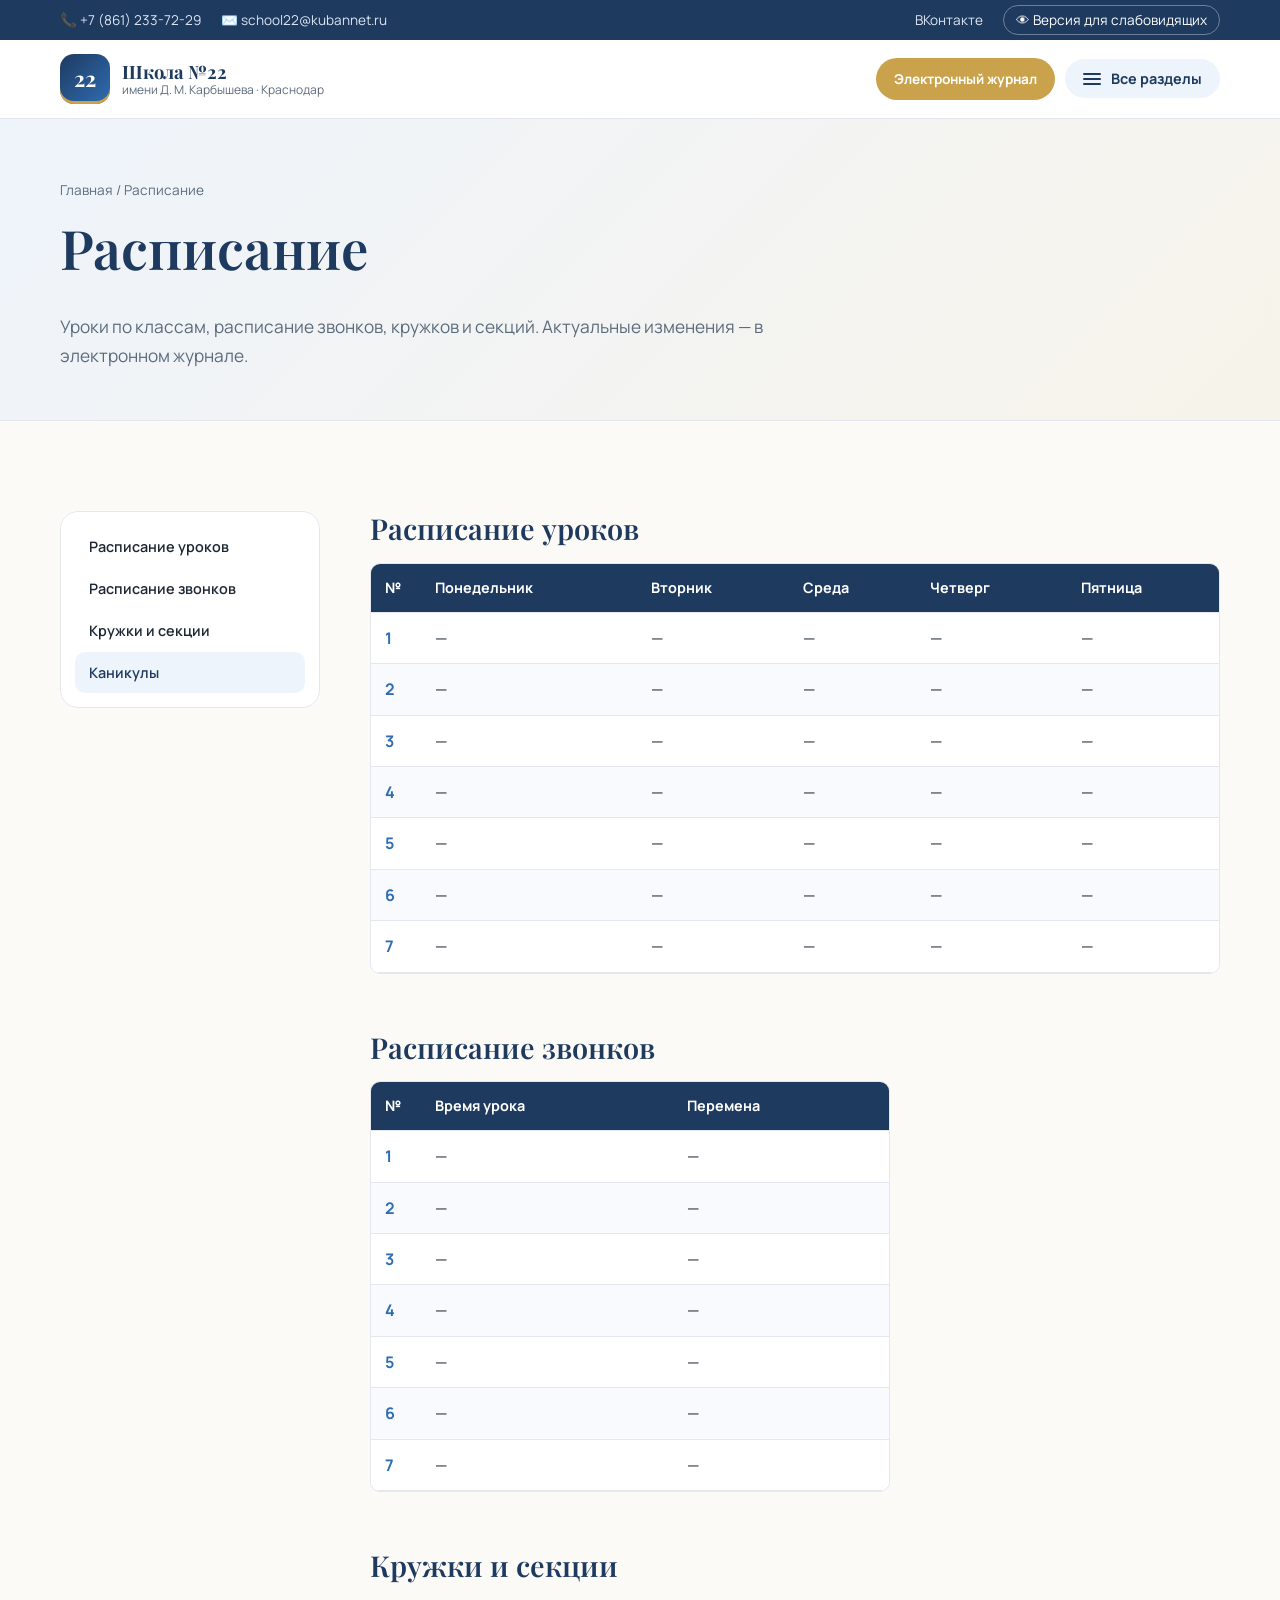
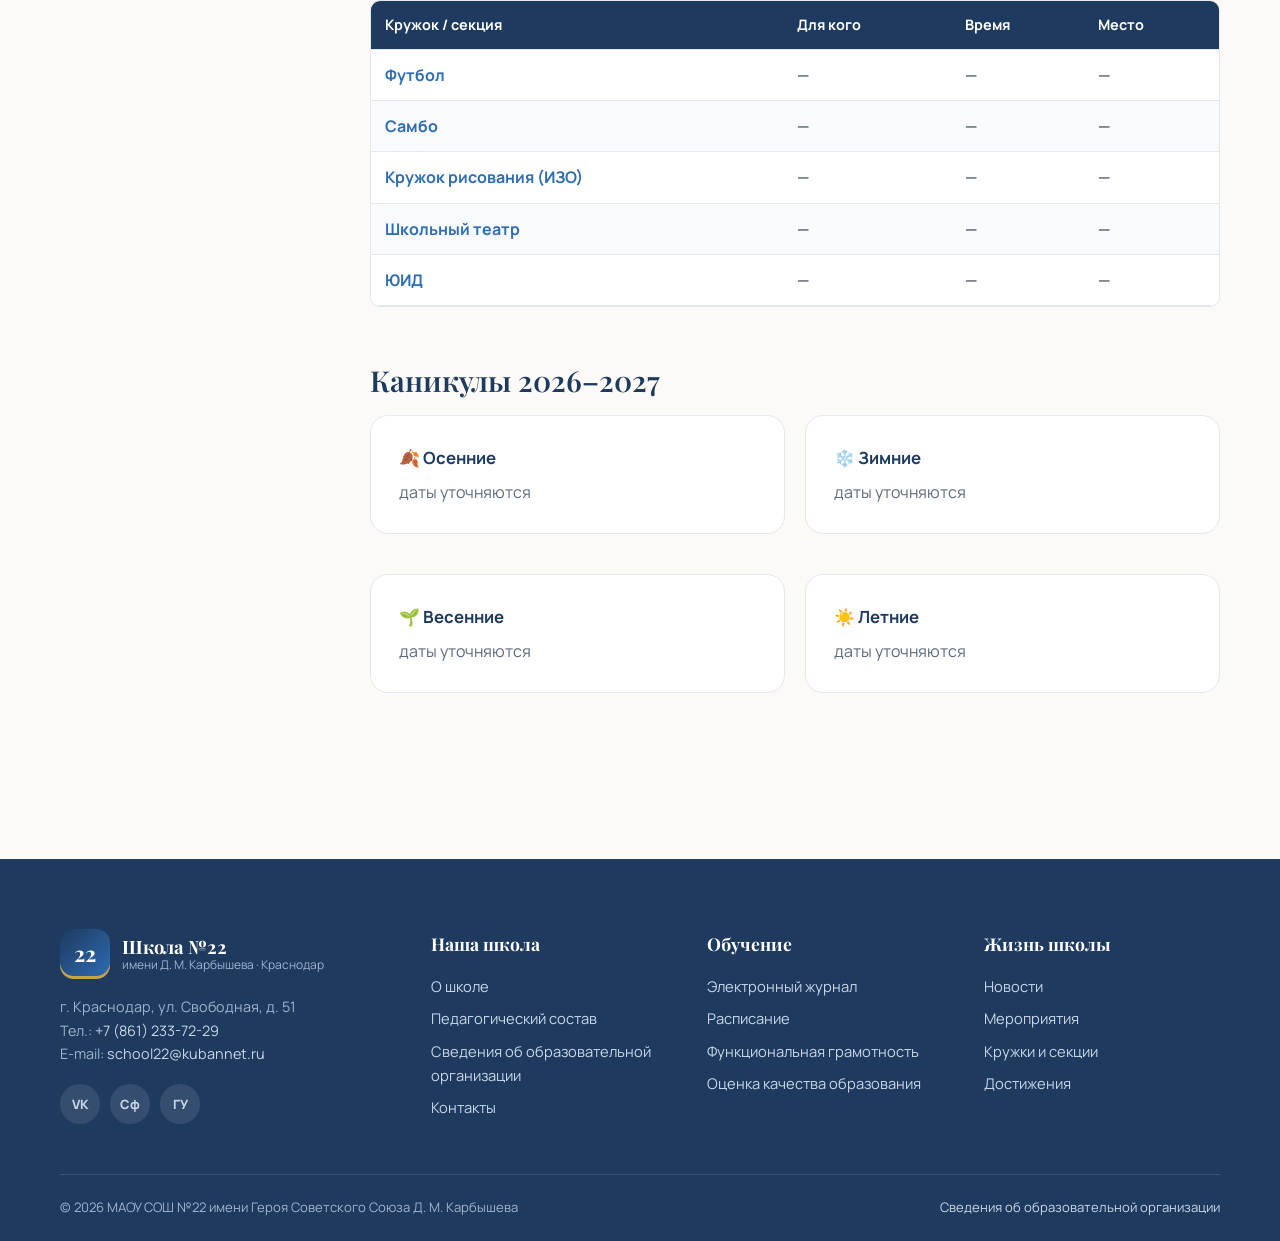
<file: schedule.html>
<!DOCTYPE html>
<html lang="ru">
<head>
  <meta charset="UTF-8">
  <meta name="viewport" content="width=device-width, initial-scale=1">
  <title>Расписание — Школа №22</title>
  <link rel="preconnect" href="https://fonts.googleapis.com">
  <link rel="preconnect" href="https://fonts.gstatic.com" crossorigin>
  <link href="https://fonts.googleapis.com/css2?family=Manrope:wght@400;500;600;700;800&family=Playfair+Display:ital,wght@0,500;0,600;0,700;1,500&display=swap" rel="stylesheet">
  <link rel="stylesheet" href="css/style.css">
</head>
<body>
  <div id="site-header"></div>

  <main id="main">
    <section class="page-hero">
      <div class="container">
        <div class="crumbs"><a href="index.html">Главная</a> / Расписание</div>
        <h1>Расписание</h1>
        <p>Уроки по классам, расписание звонков, кружков и секций. Актуальные изменения — в электронном журнале.</p>
      </div>
    </section>

    <section class="section">
      <div class="container layout">
        <nav class="sidenav" aria-label="Подразделы">
          <a href="#lessons">Расписание уроков</a>
          <a href="#bells">Расписание звонков</a>
          <a href="#clubs">Кружки и секции</a>
          <a href="#holidays">Каникулы</a>
        </nav>

        <div class="content">
          <section id="lessons">
            <h2>Расписание уроков</h2>
            <div data-render="timetable"></div>
          </section>

          <section id="bells">
            <h2>Расписание звонков</h2>
            <div style="max-width:520px" data-render="bells"></div>
          </section>

          <section id="clubs">
            <h2>Кружки и секции</h2>
            <div data-render="clubs"></div>
          </section>

          <section id="holidays">
            <h2>Каникулы 2026–2027</h2>
            <div class="grid-2">
              <div class="panel"><h4>🍂 Осенние</h4><p style="margin:0;color:var(--muted)">даты уточняются</p></div>
              <div class="panel"><h4>❄️ Зимние</h4><p style="margin:0;color:var(--muted)">даты уточняются</p></div>
              <div class="panel"><h4>🌱 Весенние</h4><p style="margin:0;color:var(--muted)">даты уточняются</p></div>
              <div class="panel"><h4>☀️ Летние</h4><p style="margin:0;color:var(--muted)">даты уточняются</p></div>
            </div>
          </section>
        </div>
      </div>
    </section>
  </main>

  <div id="site-footer"></div>
  <script src="js/data.js"></script>
  <script src="js/main.js"></script>
</body>
</html>
</file>
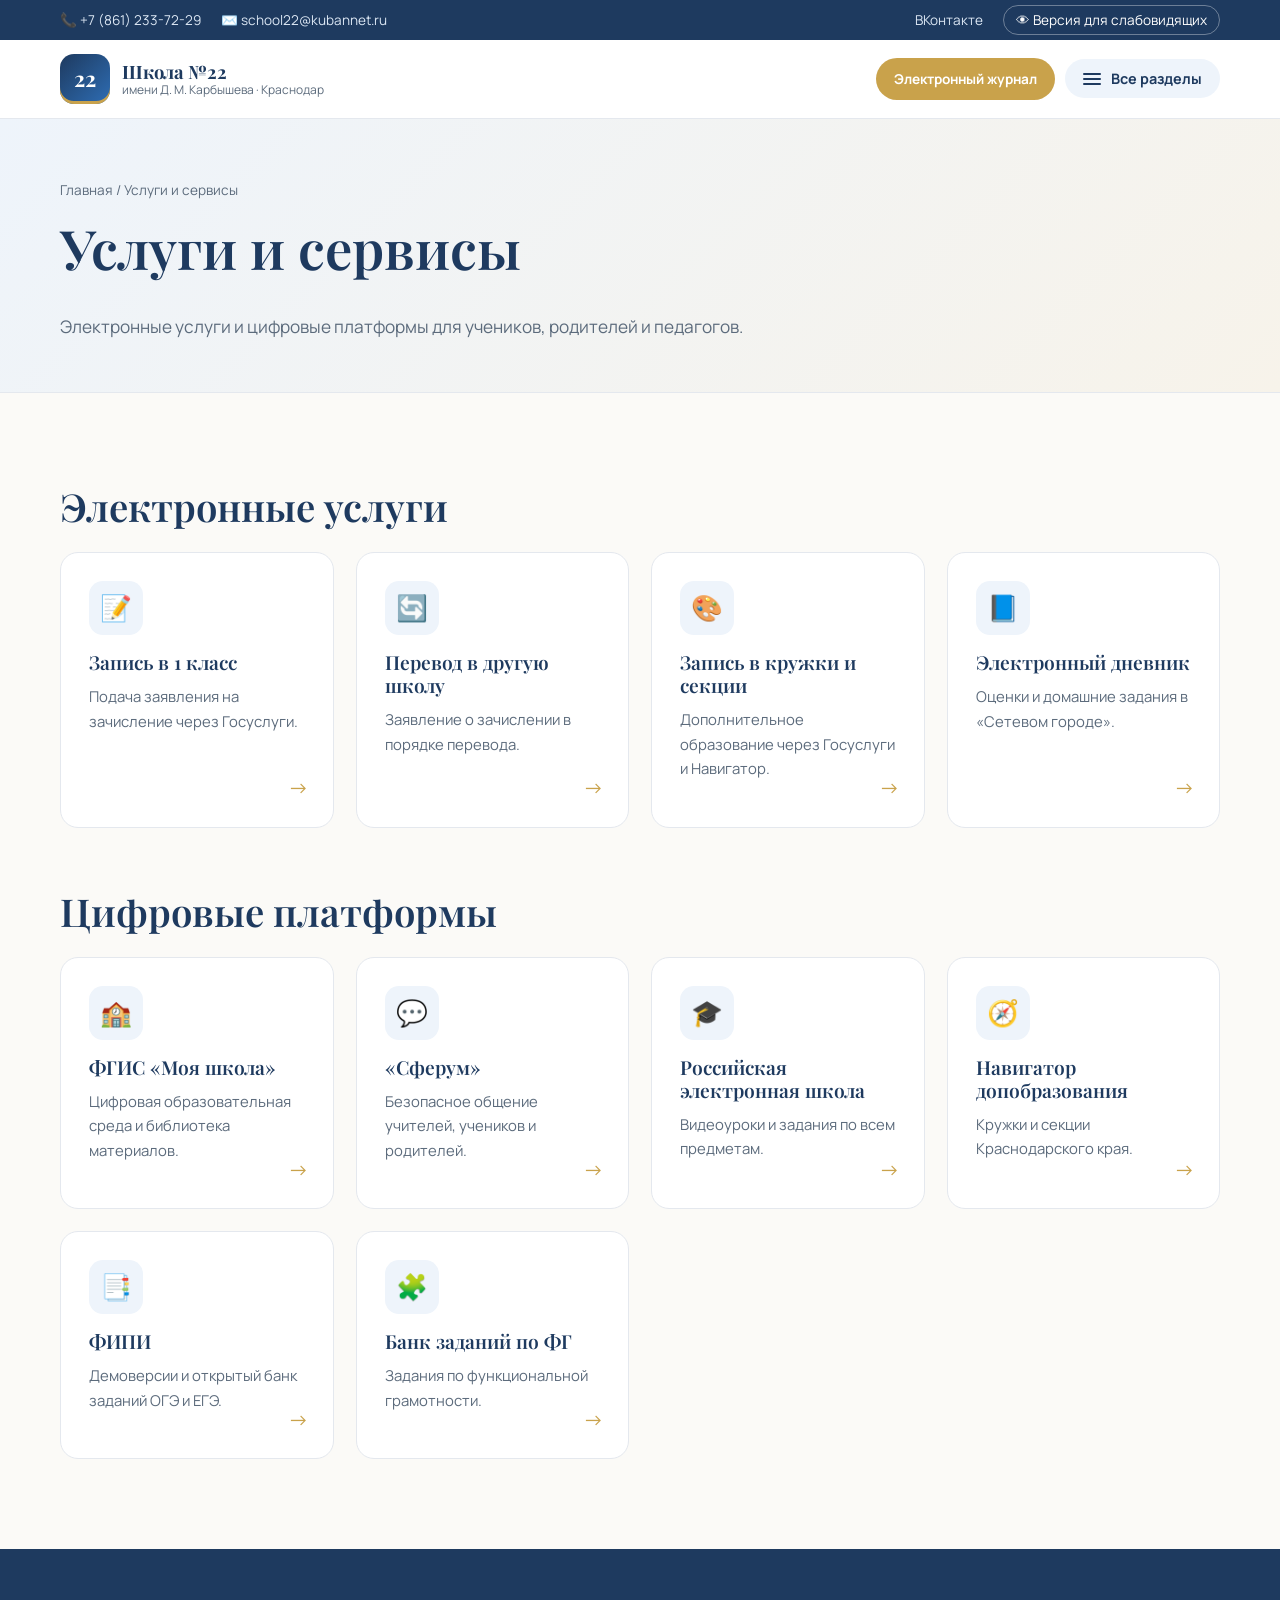
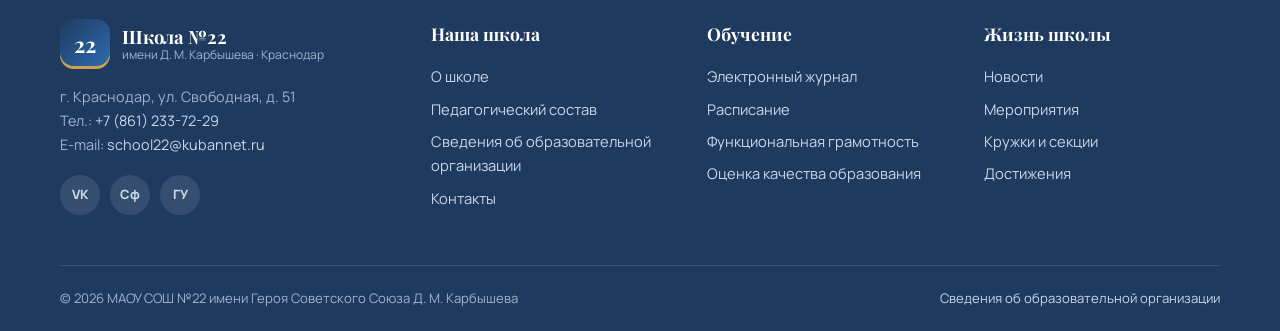
<file: services.html>
<!DOCTYPE html>
<html lang="ru">
<head>
  <meta charset="UTF-8">
  <meta name="viewport" content="width=device-width, initial-scale=1">
  <title>Услуги и сервисы — Школа №22</title>
  <link rel="preconnect" href="https://fonts.googleapis.com">
  <link rel="preconnect" href="https://fonts.gstatic.com" crossorigin>
  <link href="https://fonts.googleapis.com/css2?family=Manrope:wght@400;500;600;700;800&family=Playfair+Display:ital,wght@0,500;0,600;0,700;1,500&display=swap" rel="stylesheet">
  <link rel="stylesheet" href="css/style.css">
</head>
<body>
  <div id="site-header"></div>

  <main id="main">
    <section class="page-hero">
      <div class="container">
        <div class="crumbs"><a href="index.html">Главная</a> / Услуги и сервисы</div>
        <h1>Услуги и сервисы</h1>
        <p>Электронные услуги и цифровые платформы для учеников, родителей и педагогов.</p>
      </div>
    </section>

    <section class="section">
      <div class="container">
        <h2 class="reveal">Электронные услуги</h2>
        <div class="tiles reveal" style="margin-bottom:60px">
          <a href="https://www.gosuslugi.ru/" target="_blank" rel="noopener" class="tile"><span class="tile-ico">📝</span><h3>Запись в 1 класс</h3><p>Подача заявления на зачисление через Госуслуги.</p></a>
          <a href="https://www.gosuslugi.ru/" target="_blank" rel="noopener" class="tile"><span class="tile-ico">🔄</span><h3>Перевод в другую школу</h3><p>Заявление о зачислении в порядке перевода.</p></a>
          <a href="https://www.gosuslugi.ru/" target="_blank" rel="noopener" class="tile"><span class="tile-ico">🎨</span><h3>Запись в кружки и секции</h3><p>Дополнительное образование через Госуслуги и Навигатор.</p></a>
          <a href="journal.html" class="tile"><span class="tile-ico">📘</span><h3>Электронный дневник</h3><p>Оценки и домашние задания в «Сетевом городе».</p></a>
        </div>

        <h2 class="reveal">Цифровые платформы</h2>
        <div class="tiles reveal">
          <a href="https://myschool.edu.ru/" target="_blank" rel="noopener" class="tile"><span class="tile-ico">🏫</span><h3>ФГИС «Моя школа»</h3><p>Цифровая образовательная среда и библиотека материалов.</p></a>
          <a href="https://sferum.ru/" target="_blank" rel="noopener" class="tile"><span class="tile-ico">💬</span><h3>«Сферум»</h3><p>Безопасное общение учителей, учеников и родителей.</p></a>
          <a href="https://resh.edu.ru/" target="_blank" rel="noopener" class="tile"><span class="tile-ico">🎓</span><h3>Российская электронная школа</h3><p>Видеоуроки и задания по всем предметам.</p></a>
          <a href="https://p23.навигатор.дети/" target="_blank" rel="noopener" class="tile"><span class="tile-ico">🧭</span><h3>Навигатор допобразования</h3><p>Кружки и секции Краснодарского края.</p></a>
          <a href="https://fipi.ru/" target="_blank" rel="noopener" class="tile"><span class="tile-ico">📑</span><h3>ФИПИ</h3><p>Демоверсии и открытый банк заданий ОГЭ и ЕГЭ.</p></a>
          <a href="https://fg.resh.edu.ru/" target="_blank" rel="noopener" class="tile"><span class="tile-ico">🧩</span><h3>Банк заданий по ФГ</h3><p>Задания по функциональной грамотности.</p></a>
        </div>
      </div>
    </section>
  </main>

  <div id="site-footer"></div>
  <script src="js/data.js"></script>
  <script src="js/main.js"></script>
</body>
</html>
</file>
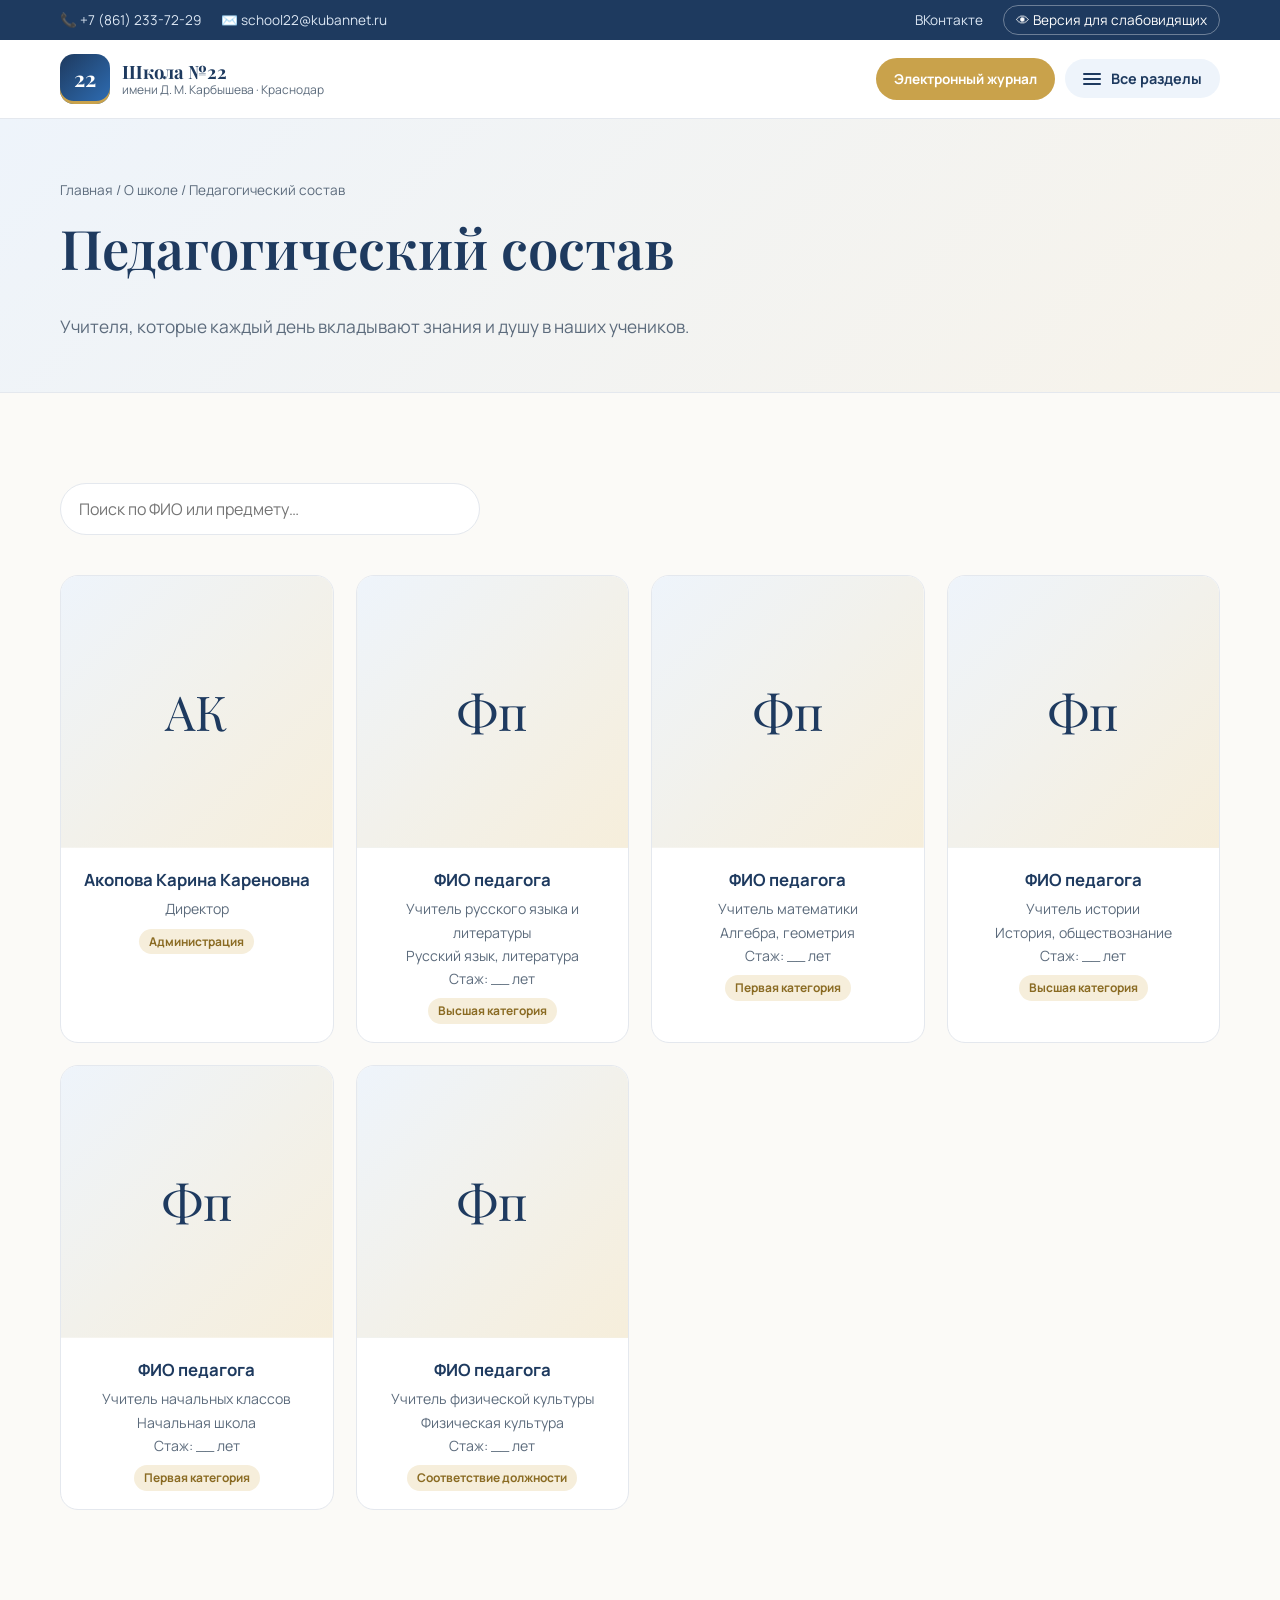
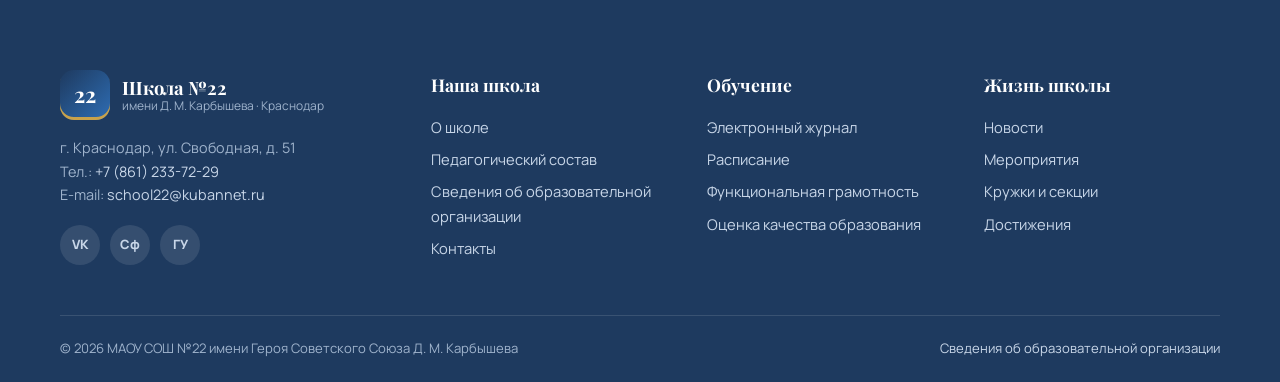
<file: staff.html>
<!DOCTYPE html>
<html lang="ru">
<head>
  <meta charset="UTF-8">
  <meta name="viewport" content="width=device-width, initial-scale=1">
  <title>Педагогический состав — Школа №22</title>
  <link rel="preconnect" href="https://fonts.googleapis.com">
  <link rel="preconnect" href="https://fonts.gstatic.com" crossorigin>
  <link href="https://fonts.googleapis.com/css2?family=Manrope:wght@400;500;600;700;800&family=Playfair+Display:ital,wght@0,500;0,600;0,700;1,500&display=swap" rel="stylesheet">
  <link rel="stylesheet" href="css/style.css">
</head>
<body>
  <div id="site-header"></div>

  <main id="main">
    <section class="page-hero">
      <div class="container">
        <div class="crumbs"><a href="index.html">Главная</a> / <a href="about.html">О школе</a> / Педагогический состав</div>
        <h1>Педагогический состав</h1>
        <p>Учителя, которые каждый день вкладывают знания и душу в наших учеников.</p>
      </div>
    </section>

    <section class="section">
      <div class="container">
        <div class="section-head">
          <input type="search" id="staffSearch" class="search-input" placeholder="Поиск по ФИО или предмету…" aria-label="Поиск педагога">
        </div>
        <div class="staff" data-render="staff" data-search="#staffSearch"></div>
      </div>
    </section>
  </main>

  <div id="site-footer"></div>
  <script src="js/data.js"></script>
  <script src="js/main.js"></script>
</body>
</html>
</file>
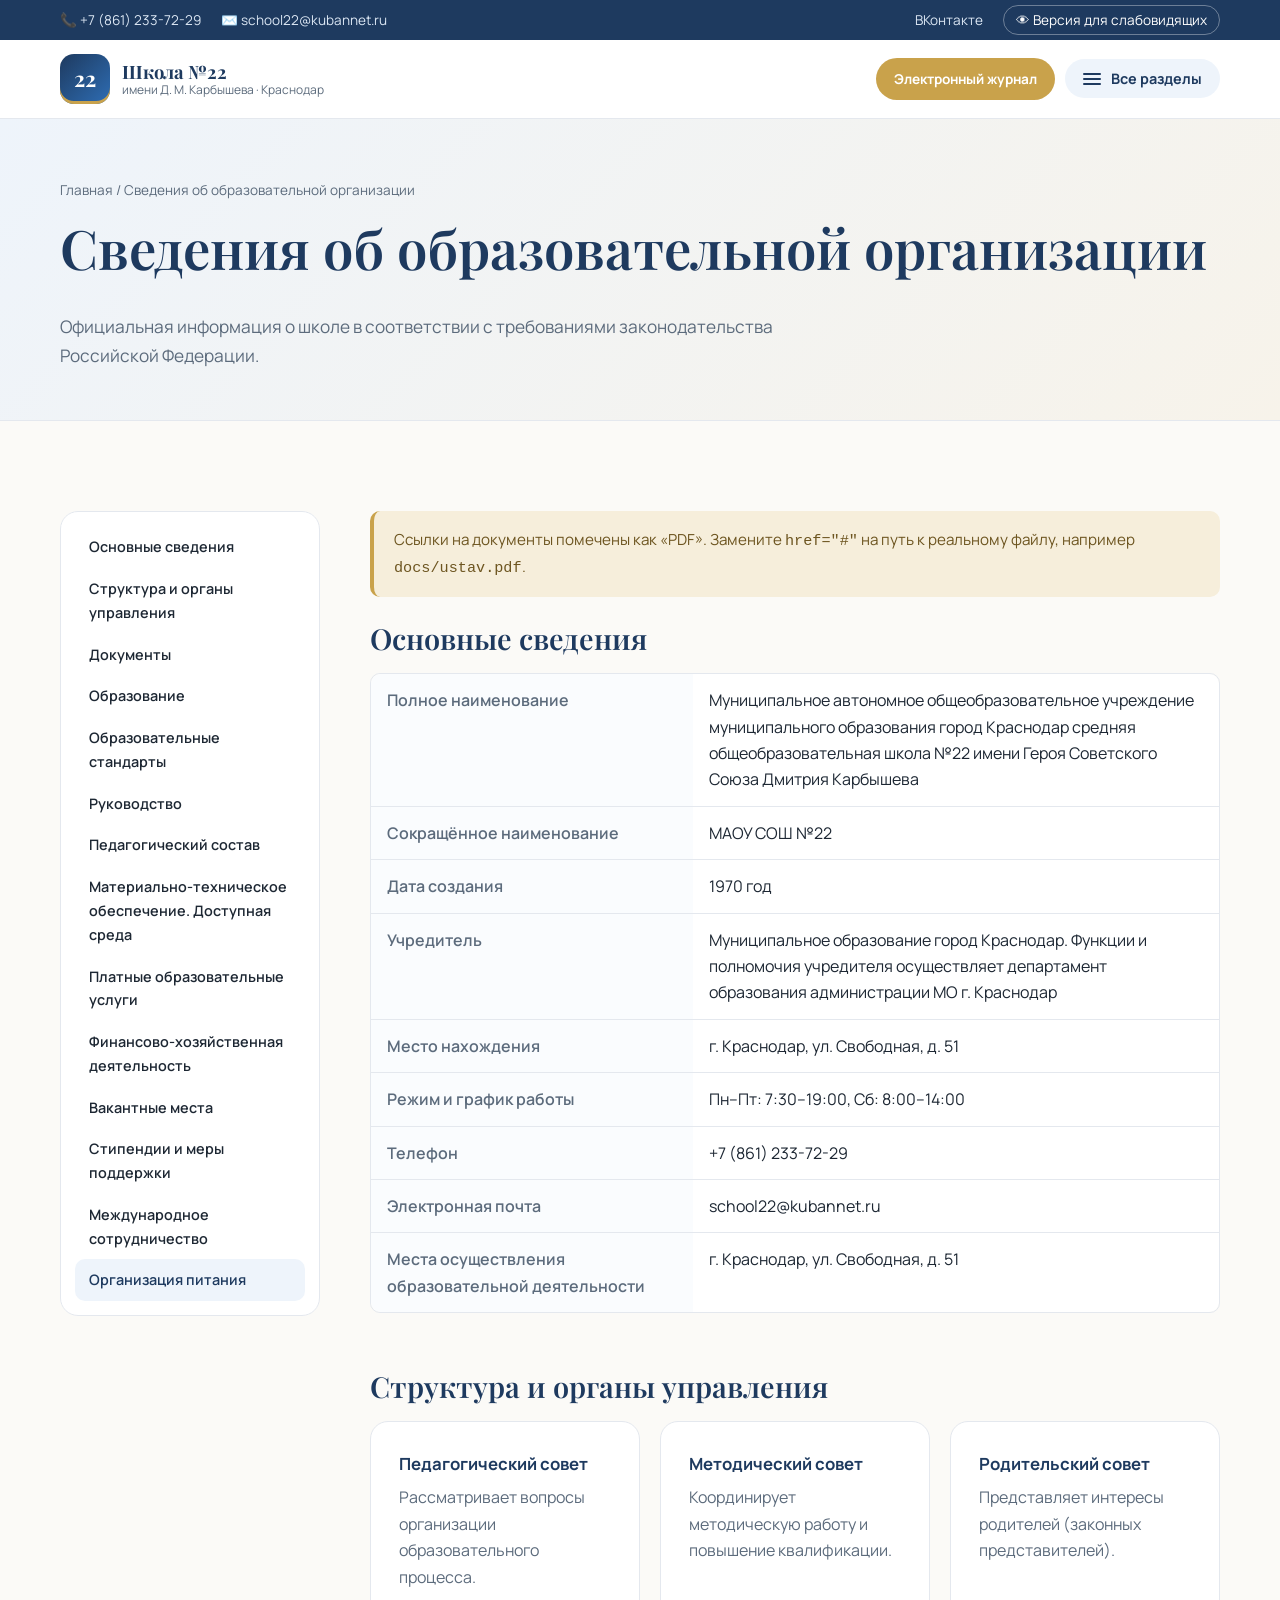
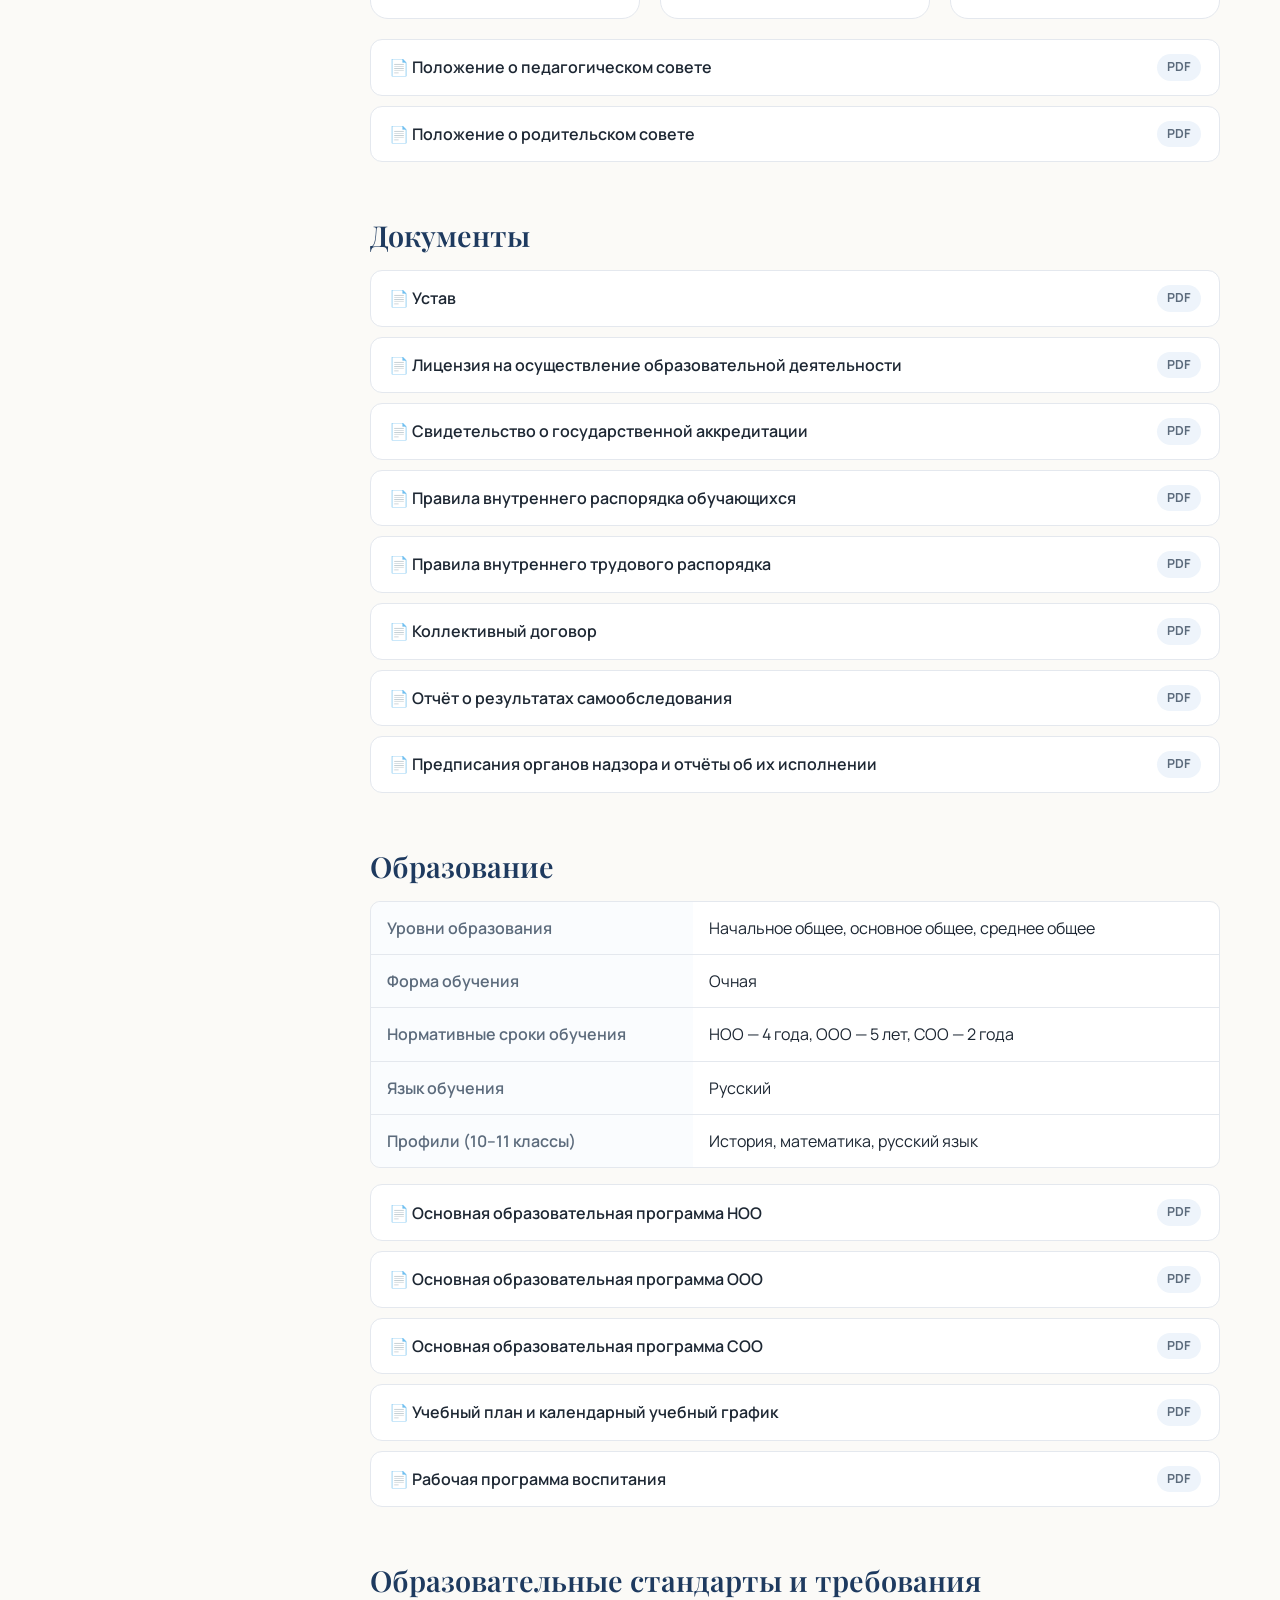
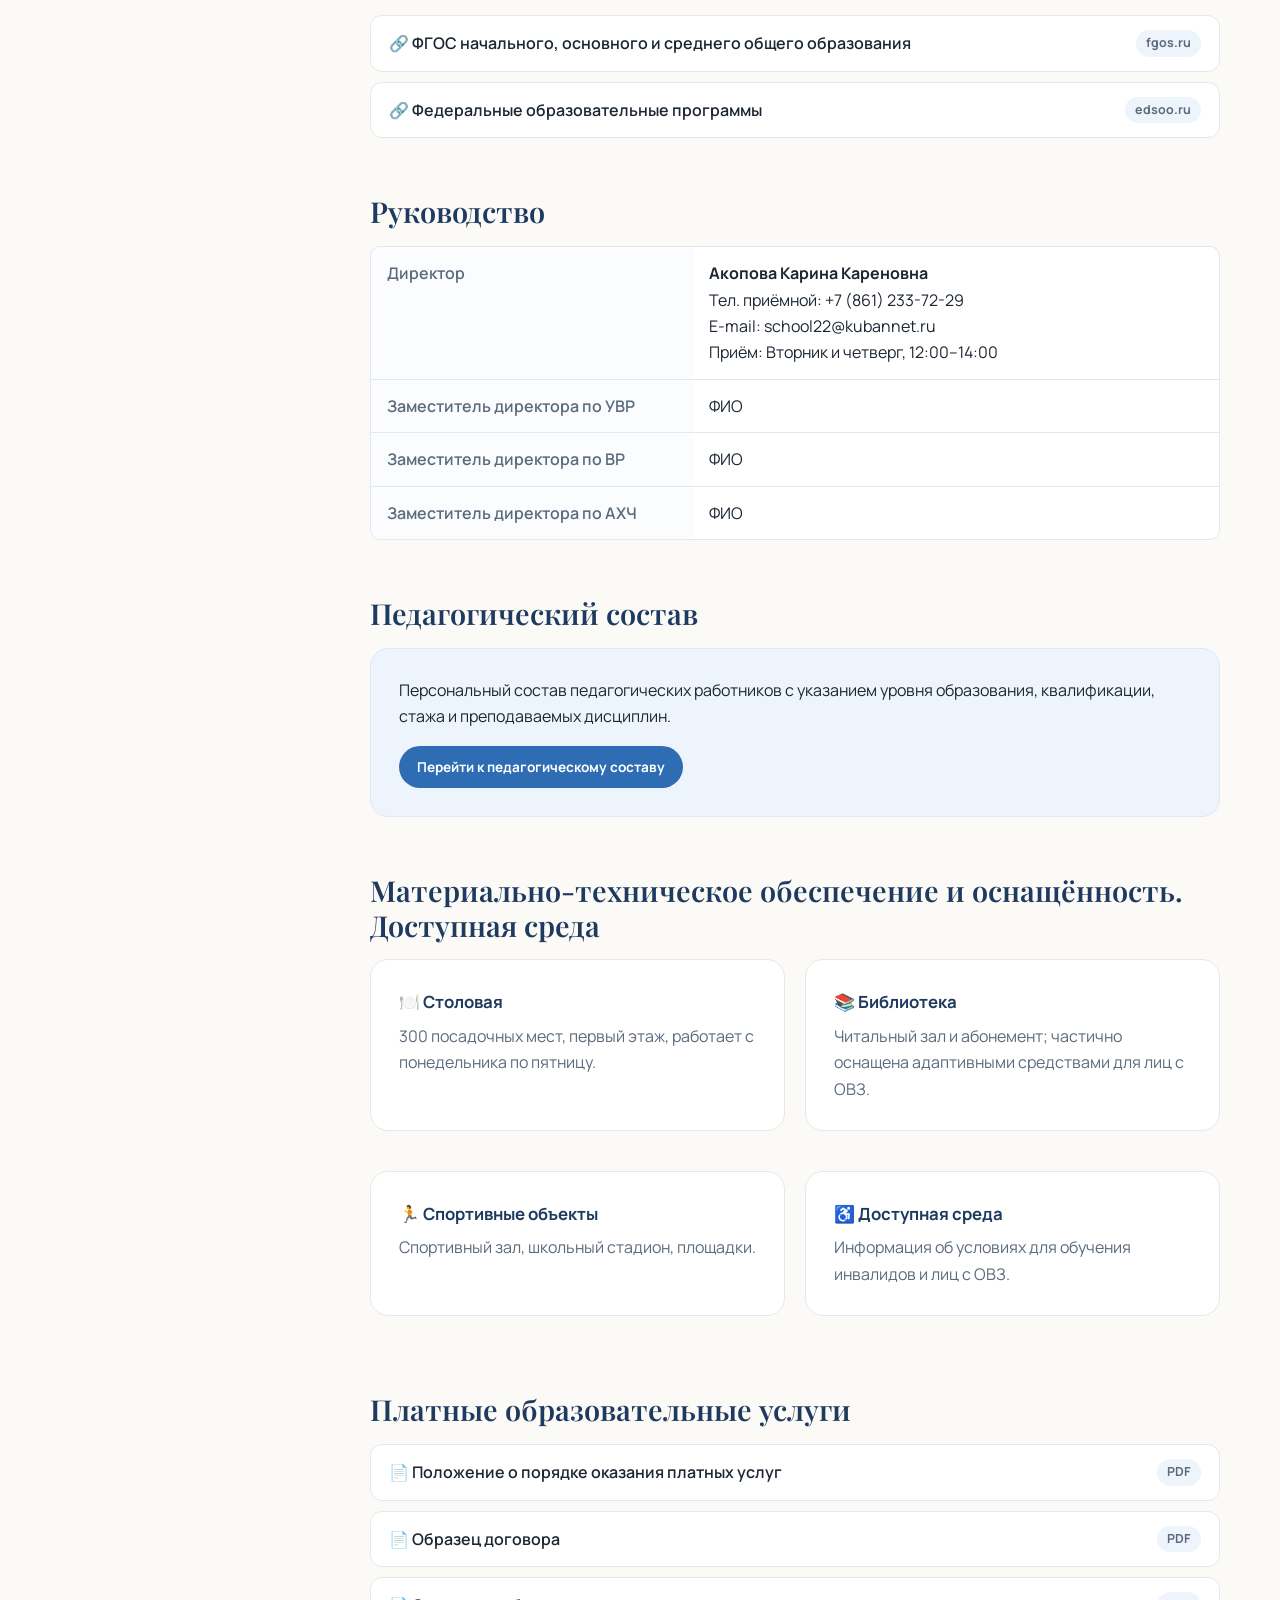
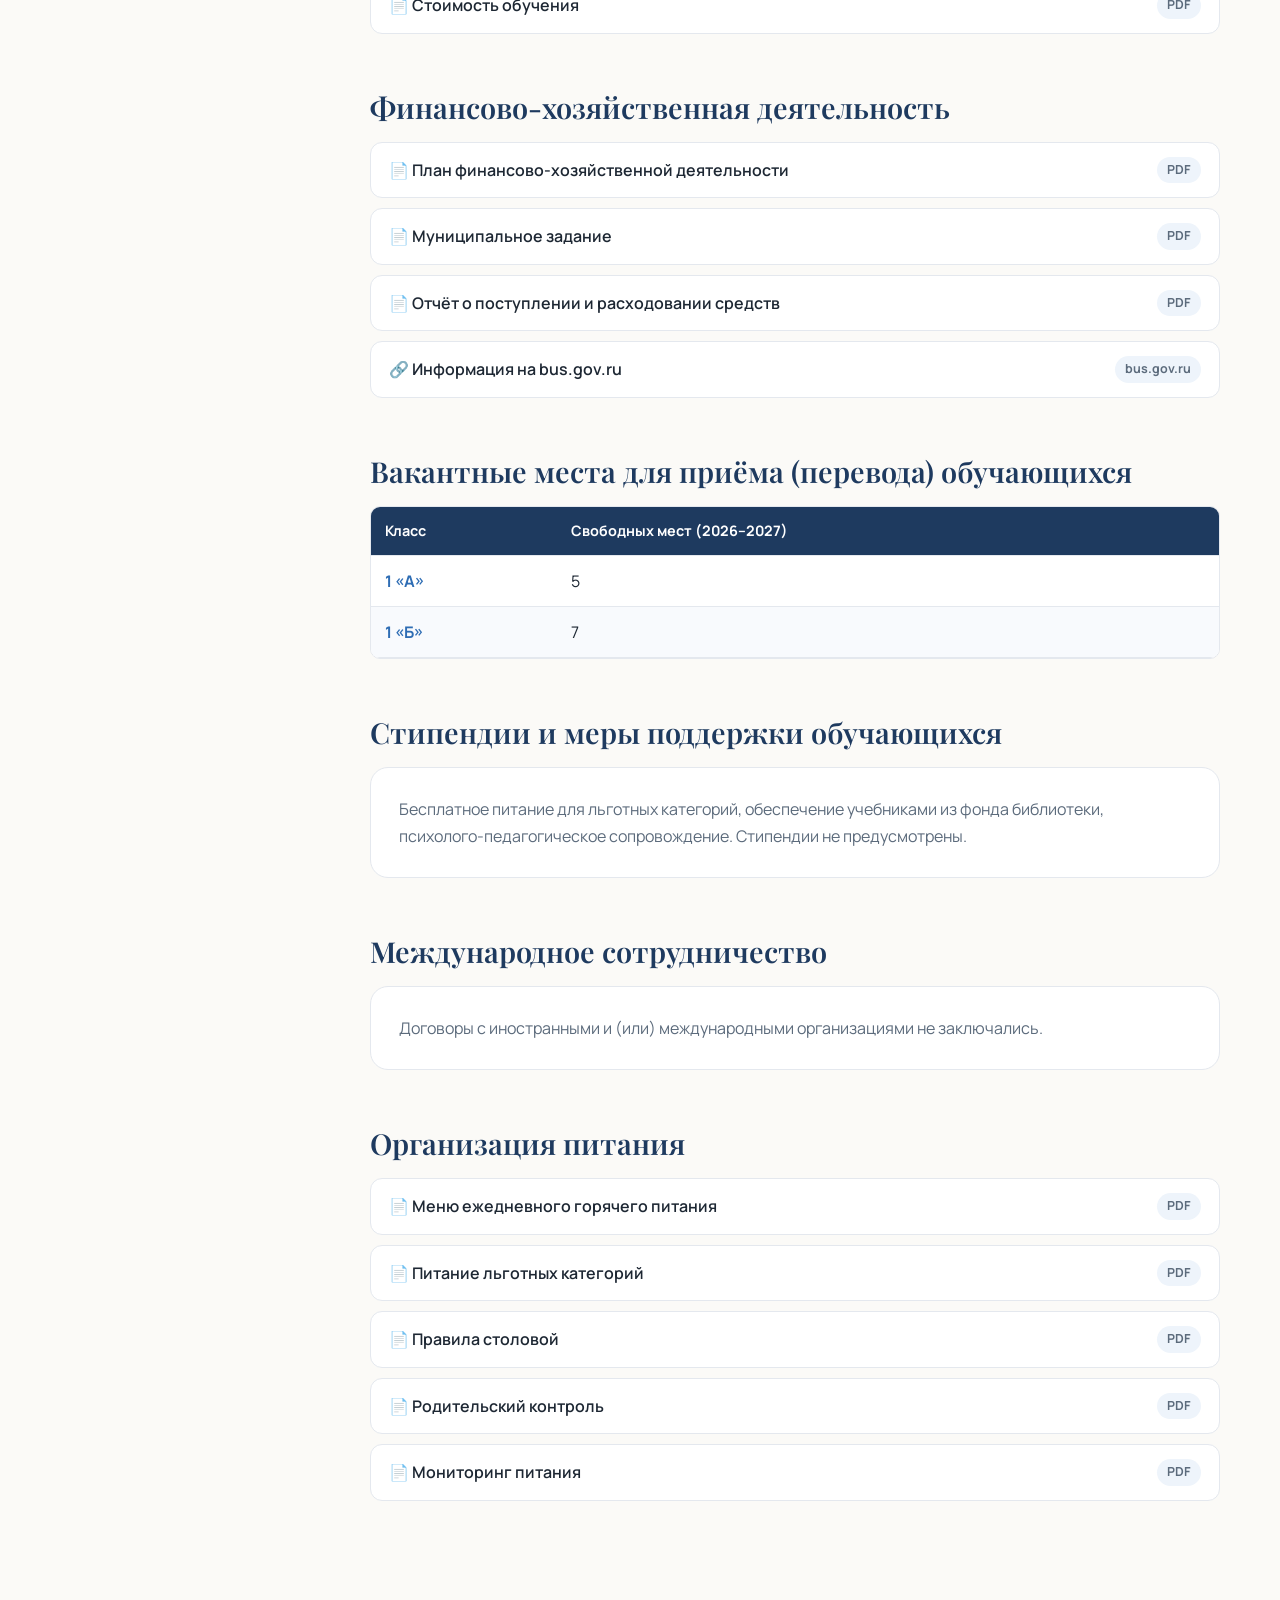
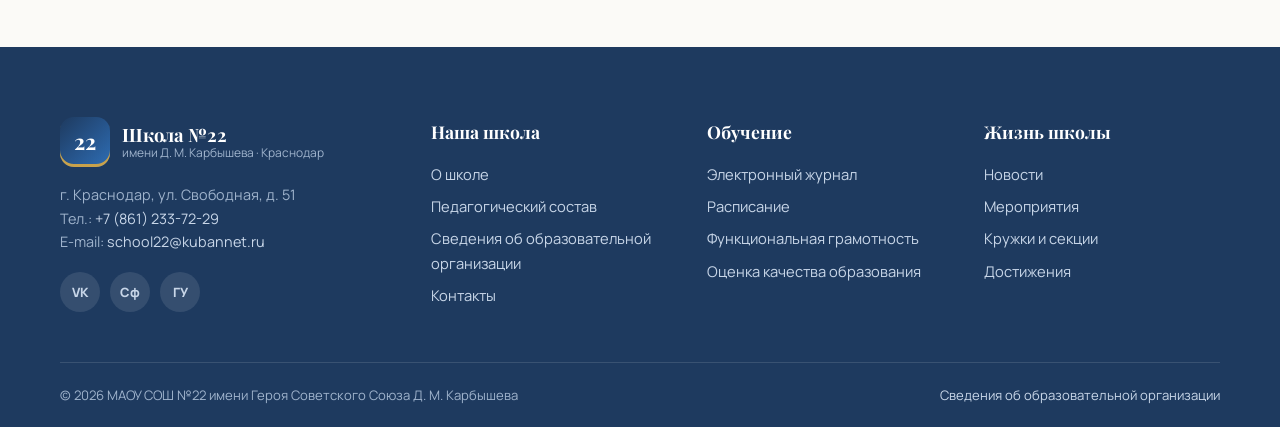
<file: svedeniya.html>
<!DOCTYPE html>
<html lang="ru">
<head>
  <meta charset="UTF-8">
  <meta name="viewport" content="width=device-width, initial-scale=1">
  <title>Сведения об образовательной организации — Школа №22</title>
  <link rel="preconnect" href="https://fonts.googleapis.com">
  <link rel="preconnect" href="https://fonts.gstatic.com" crossorigin>
  <link href="https://fonts.googleapis.com/css2?family=Manrope:wght@400;500;600;700;800&family=Playfair+Display:ital,wght@0,500;0,600;0,700;1,500&display=swap" rel="stylesheet">
  <link rel="stylesheet" href="css/style.css">
</head>
<body>
  <div id="site-header"></div>

  <main id="main">
    <section class="page-hero">
      <div class="container">
        <div class="crumbs"><a href="index.html">Главная</a> / Сведения об образовательной организации</div>
        <h1>Сведения об образовательной организации</h1>
        <p>Официальная информация о школе в соответствии с требованиями законодательства Российской Федерации.</p>
      </div>
    </section>

    <section class="section">
      <div class="container layout">
        <nav class="sidenav" aria-label="Подразделы">
          <a href="#basic">Основные сведения</a>
          <a href="#structure">Структура и органы управления</a>
          <a href="#docs">Документы</a>
          <a href="#education">Образование</a>
          <a href="#standards">Образовательные стандарты</a>
          <a href="#management">Руководство</a>
          <a href="#teachers">Педагогический состав</a>
          <a href="#mto">Материально-техническое обеспечение. Доступная среда</a>
          <a href="#paid">Платные образовательные услуги</a>
          <a href="#finance">Финансово-хозяйственная деятельность</a>
          <a href="#vacant">Вакантные места</a>
          <a href="#support">Стипендии и меры поддержки</a>
          <a href="#intl">Международное сотрудничество</a>
          <a href="#food">Организация питания</a>
        </nav>

        <div class="content">
          <div class="notice">Ссылки на документы помечены как «PDF». Замените <code>href="#"</code> на путь к реальному файлу, например <code>docs/ustav.pdf</code>.</div>

          <section id="basic">
            <h2>Основные сведения</h2>
            <div class="table-wrap">
              <table class="info-table">
                <tr><th>Полное наименование</th><td data-school="fullName"></td></tr>
                <tr><th>Сокращённое наименование</th><td data-school="shortName"></td></tr>
                <tr><th>Дата создания</th><td>1970 год</td></tr>
                <tr><th>Учредитель</th><td>Муниципальное образование город Краснодар. Функции и полномочия учредителя осуществляет департамент образования администрации МО г. Краснодар</td></tr>
                <tr><th>Место нахождения</th><td data-school="address"></td></tr>
                <tr><th>Режим и график работы</th><td data-school="hours"></td></tr>
                <tr><th>Телефон</th><td data-school="phone"></td></tr>
                <tr><th>Электронная почта</th><td data-school="email"></td></tr>
                <tr><th>Места осуществления образовательной деятельности</th><td data-school="address"></td></tr>
              </table>
            </div>
          </section>

          <section id="structure">
            <h2>Структура и органы управления</h2>
            <div class="grid-3">
              <div class="panel"><h4>Педагогический совет</h4><p style="color:var(--muted);margin:0">Рассматривает вопросы организации образовательного процесса.</p></div>
              <div class="panel"><h4>Методический совет</h4><p style="color:var(--muted);margin:0">Координирует методическую работу и повышение квалификации.</p></div>
              <div class="panel"><h4>Родительский совет</h4><p style="color:var(--muted);margin:0">Представляет интересы родителей (законных представителей).</p></div>
            </div>
            <ul class="doc-list">
              <li><a href="#">📄 Положение о педагогическом совете <span class="ext">PDF</span></a></li>
              <li><a href="#">📄 Положение о родительском совете <span class="ext">PDF</span></a></li>
            </ul>
          </section>

          <section id="docs">
            <h2>Документы</h2>
            <ul class="doc-list">
              <li><a href="#">📄 Устав <span class="ext">PDF</span></a></li>
              <li><a href="#">📄 Лицензия на осуществление образовательной деятельности <span class="ext">PDF</span></a></li>
              <li><a href="#">📄 Свидетельство о государственной аккредитации <span class="ext">PDF</span></a></li>
              <li><a href="#">📄 Правила внутреннего распорядка обучающихся <span class="ext">PDF</span></a></li>
              <li><a href="#">📄 Правила внутреннего трудового распорядка <span class="ext">PDF</span></a></li>
              <li><a href="#">📄 Коллективный договор <span class="ext">PDF</span></a></li>
              <li><a href="#">📄 Отчёт о результатах самообследования <span class="ext">PDF</span></a></li>
              <li><a href="#">📄 Предписания органов надзора и отчёты об их исполнении <span class="ext">PDF</span></a></li>
            </ul>
          </section>

          <section id="education">
            <h2>Образование</h2>
            <div class="table-wrap">
              <table class="info-table">
                <tr><th>Уровни образования</th><td>Начальное общее, основное общее, среднее общее</td></tr>
                <tr><th>Форма обучения</th><td>Очная</td></tr>
                <tr><th>Нормативные сроки обучения</th><td>НОО — 4 года, ООО — 5 лет, СОО — 2 года</td></tr>
                <tr><th>Язык обучения</th><td>Русский</td></tr>
                <tr><th>Профили (10–11 классы)</th><td>История, математика, русский язык</td></tr>
              </table>
            </div>
            <ul class="doc-list" style="margin-top:16px">
              <li><a href="#">📄 Основная образовательная программа НОО <span class="ext">PDF</span></a></li>
              <li><a href="#">📄 Основная образовательная программа ООО <span class="ext">PDF</span></a></li>
              <li><a href="#">📄 Основная образовательная программа СОО <span class="ext">PDF</span></a></li>
              <li><a href="#">📄 Учебный план и календарный учебный график <span class="ext">PDF</span></a></li>
              <li><a href="#">📄 Рабочая программа воспитания <span class="ext">PDF</span></a></li>
            </ul>
          </section>

          <section id="standards">
            <h2>Образовательные стандарты и требования</h2>
            <ul class="doc-list">
              <li><a href="https://fgos.ru/" target="_blank" rel="noopener">🔗 ФГОС начального, основного и среднего общего образования <span class="ext">fgos.ru</span></a></li>
              <li><a href="https://edsoo.ru/" target="_blank" rel="noopener">🔗 Федеральные образовательные программы <span class="ext">edsoo.ru</span></a></li>
            </ul>
          </section>

          <section id="management">
            <h2>Руководство</h2>
            <div class="table-wrap">
              <table class="info-table">
                <tr><th>Директор</th><td><b data-school="director"></b><br>Тел. приёмной: <span data-school="phone"></span><br>E-mail: <span data-school="email"></span><br>Приём: <span data-school="directorHours"></span></td></tr>
                <tr><th>Заместитель директора по УВР</th><td>ФИО</td></tr>
                <tr><th>Заместитель директора по ВР</th><td>ФИО</td></tr>
                <tr><th>Заместитель директора по АХЧ</th><td>ФИО</td></tr>
              </table>
            </div>
          </section>

          <section id="teachers">
            <h2>Педагогический состав</h2>
            <div class="panel panel-sky">
              <p>Персональный состав педагогических работников с указанием уровня образования, квалификации, стажа и преподаваемых дисциплин.</p>
              <a href="staff.html" class="btn btn-primary btn-sm">Перейти к педагогическому составу</a>
            </div>
          </section>

          <section id="mto">
            <h2>Материально-техническое обеспечение и оснащённость. Доступная среда</h2>
            <div class="grid-2">
              <div class="panel"><h4>🍽️ Столовая</h4><p style="color:var(--muted);margin:0">300 посадочных мест, первый этаж, работает с понедельника по пятницу.</p></div>
              <div class="panel"><h4>📚 Библиотека</h4><p style="color:var(--muted);margin:0">Читальный зал и абонемент; частично оснащена адаптивными средствами для лиц с ОВЗ.</p></div>
              <div class="panel"><h4>🏃 Спортивные объекты</h4><p style="color:var(--muted);margin:0">Спортивный зал, школьный стадион, площадки.</p></div>
              <div class="panel"><h4>♿ Доступная среда</h4><p style="color:var(--muted);margin:0">Информация об условиях для обучения инвалидов и лиц с ОВЗ.</p></div>
            </div>
          </section>

          <section id="paid">
            <h2>Платные образовательные услуги</h2>
            <ul class="doc-list">
              <li><a href="#">📄 Положение о порядке оказания платных услуг <span class="ext">PDF</span></a></li>
              <li><a href="#">📄 Образец договора <span class="ext">PDF</span></a></li>
              <li><a href="#">📄 Стоимость обучения <span class="ext">PDF</span></a></li>
            </ul>
          </section>

          <section id="finance">
            <h2>Финансово-хозяйственная деятельность</h2>
            <ul class="doc-list">
              <li><a href="#">📄 План финансово-хозяйственной деятельности <span class="ext">PDF</span></a></li>
              <li><a href="#">📄 Муниципальное задание <span class="ext">PDF</span></a></li>
              <li><a href="#">📄 Отчёт о поступлении и расходовании средств <span class="ext">PDF</span></a></li>
              <li><a href="https://bus.gov.ru/" target="_blank" rel="noopener">🔗 Информация на bus.gov.ru <span class="ext">bus.gov.ru</span></a></li>
            </ul>
          </section>

          <section id="vacant">
            <h2>Вакантные места для приёма (перевода) обучающихся</h2>
            <div class="table-wrap">
              <table class="schedule-table" style="min-width:0">
                <thead><tr><th>Класс</th><th>Свободных мест (2026–2027)</th></tr></thead>
                <tbody>
                  <tr><td style="width:auto">1 «А»</td><td>5</td></tr>
                  <tr><td style="width:auto">1 «Б»</td><td>7</td></tr>
                </tbody>
              </table>
            </div>
          </section>

          <section id="support">
            <h2>Стипендии и меры поддержки обучающихся</h2>
            <div class="panel"><p style="margin:0;color:var(--muted)">Бесплатное питание для льготных категорий, обеспечение учебниками из фонда библиотеки, психолого-педагогическое сопровождение. Стипендии не предусмотрены.</p></div>
          </section>

          <section id="intl">
            <h2>Международное сотрудничество</h2>
            <div class="panel"><p style="margin:0;color:var(--muted)">Договоры с иностранными и (или) международными организациями не заключались.</p></div>
          </section>

          <section id="food">
            <h2>Организация питания</h2>
            <ul class="doc-list">
              <li><a href="#">📄 Меню ежедневного горячего питания <span class="ext">PDF</span></a></li>
              <li><a href="#">📄 Питание льготных категорий <span class="ext">PDF</span></a></li>
              <li><a href="#">📄 Правила столовой <span class="ext">PDF</span></a></li>
              <li><a href="#">📄 Родительский контроль <span class="ext">PDF</span></a></li>
              <li><a href="#">📄 Мониторинг питания <span class="ext">PDF</span></a></li>
            </ul>
          </section>
        </div>
      </div>
    </section>
  </main>

  <div id="site-footer"></div>
  <script src="js/data.js"></script>
  <script src="js/main.js"></script>
</body>
</html>
</file>
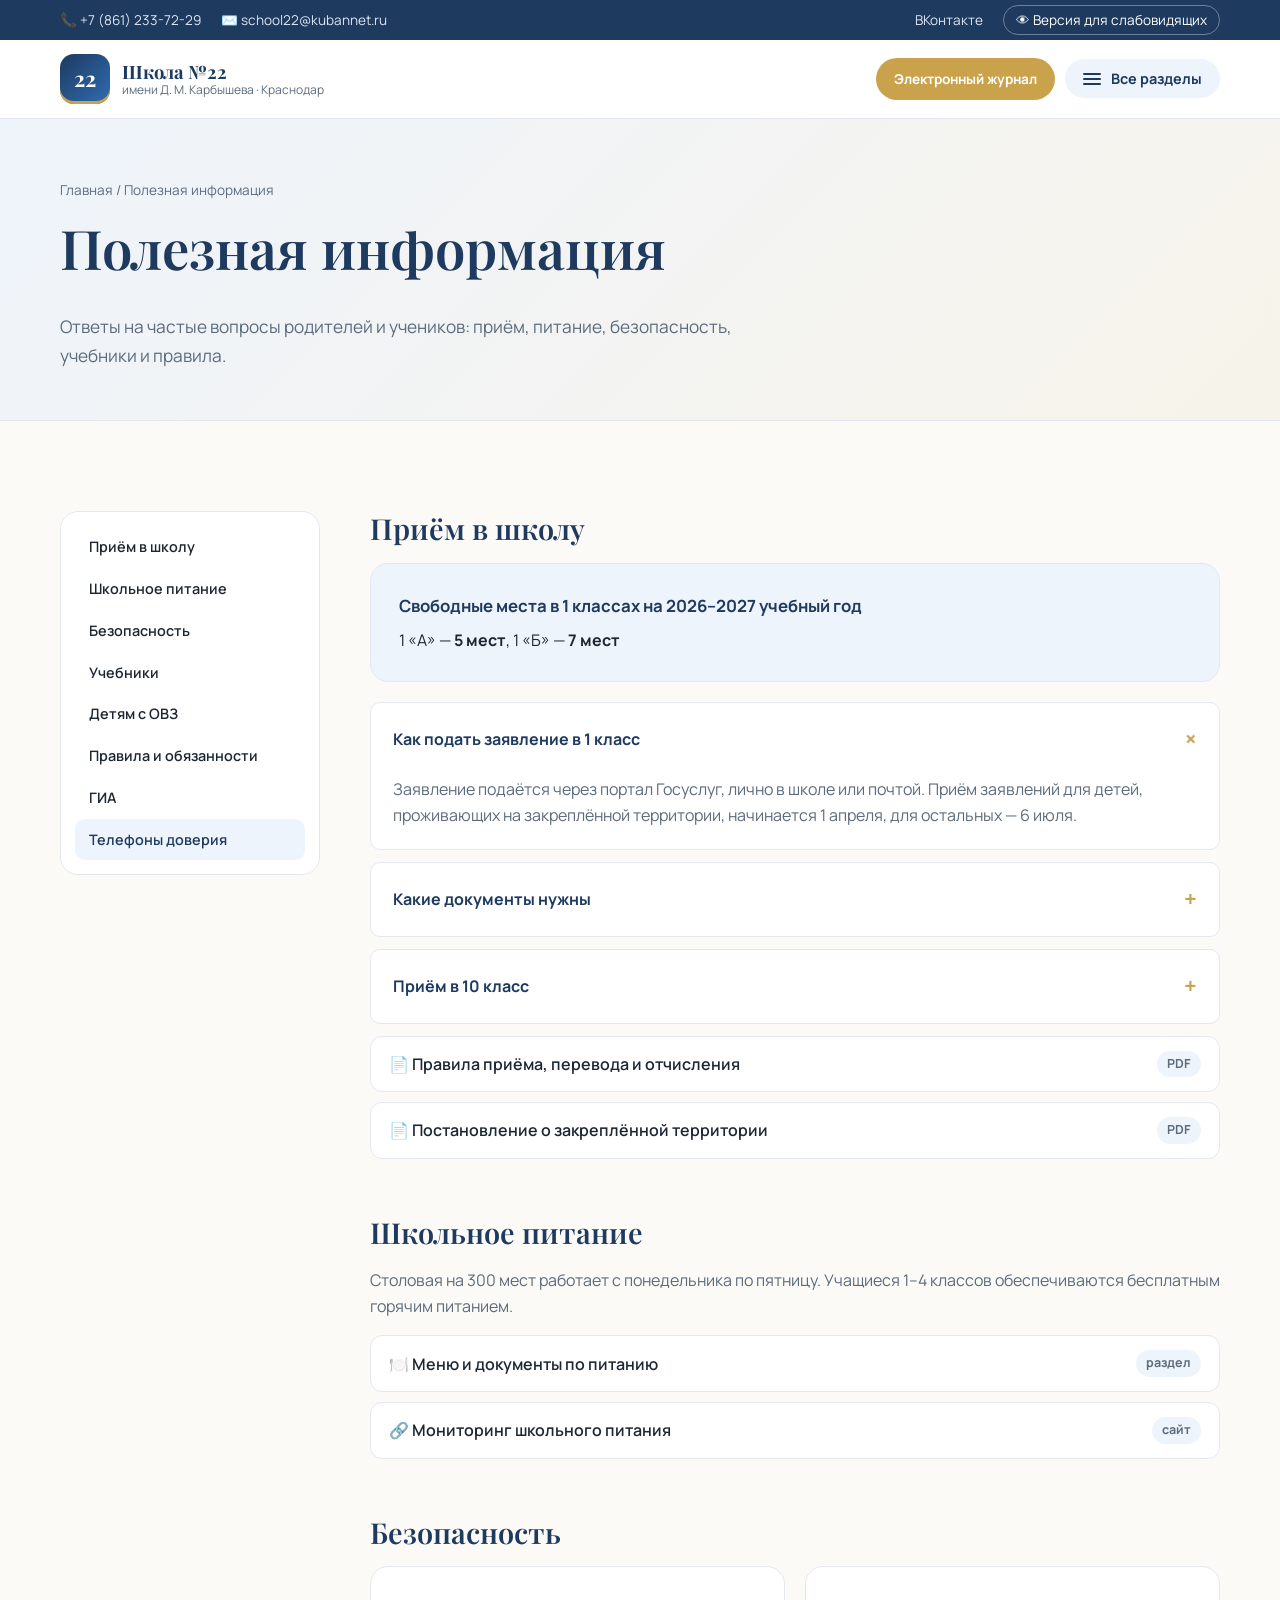
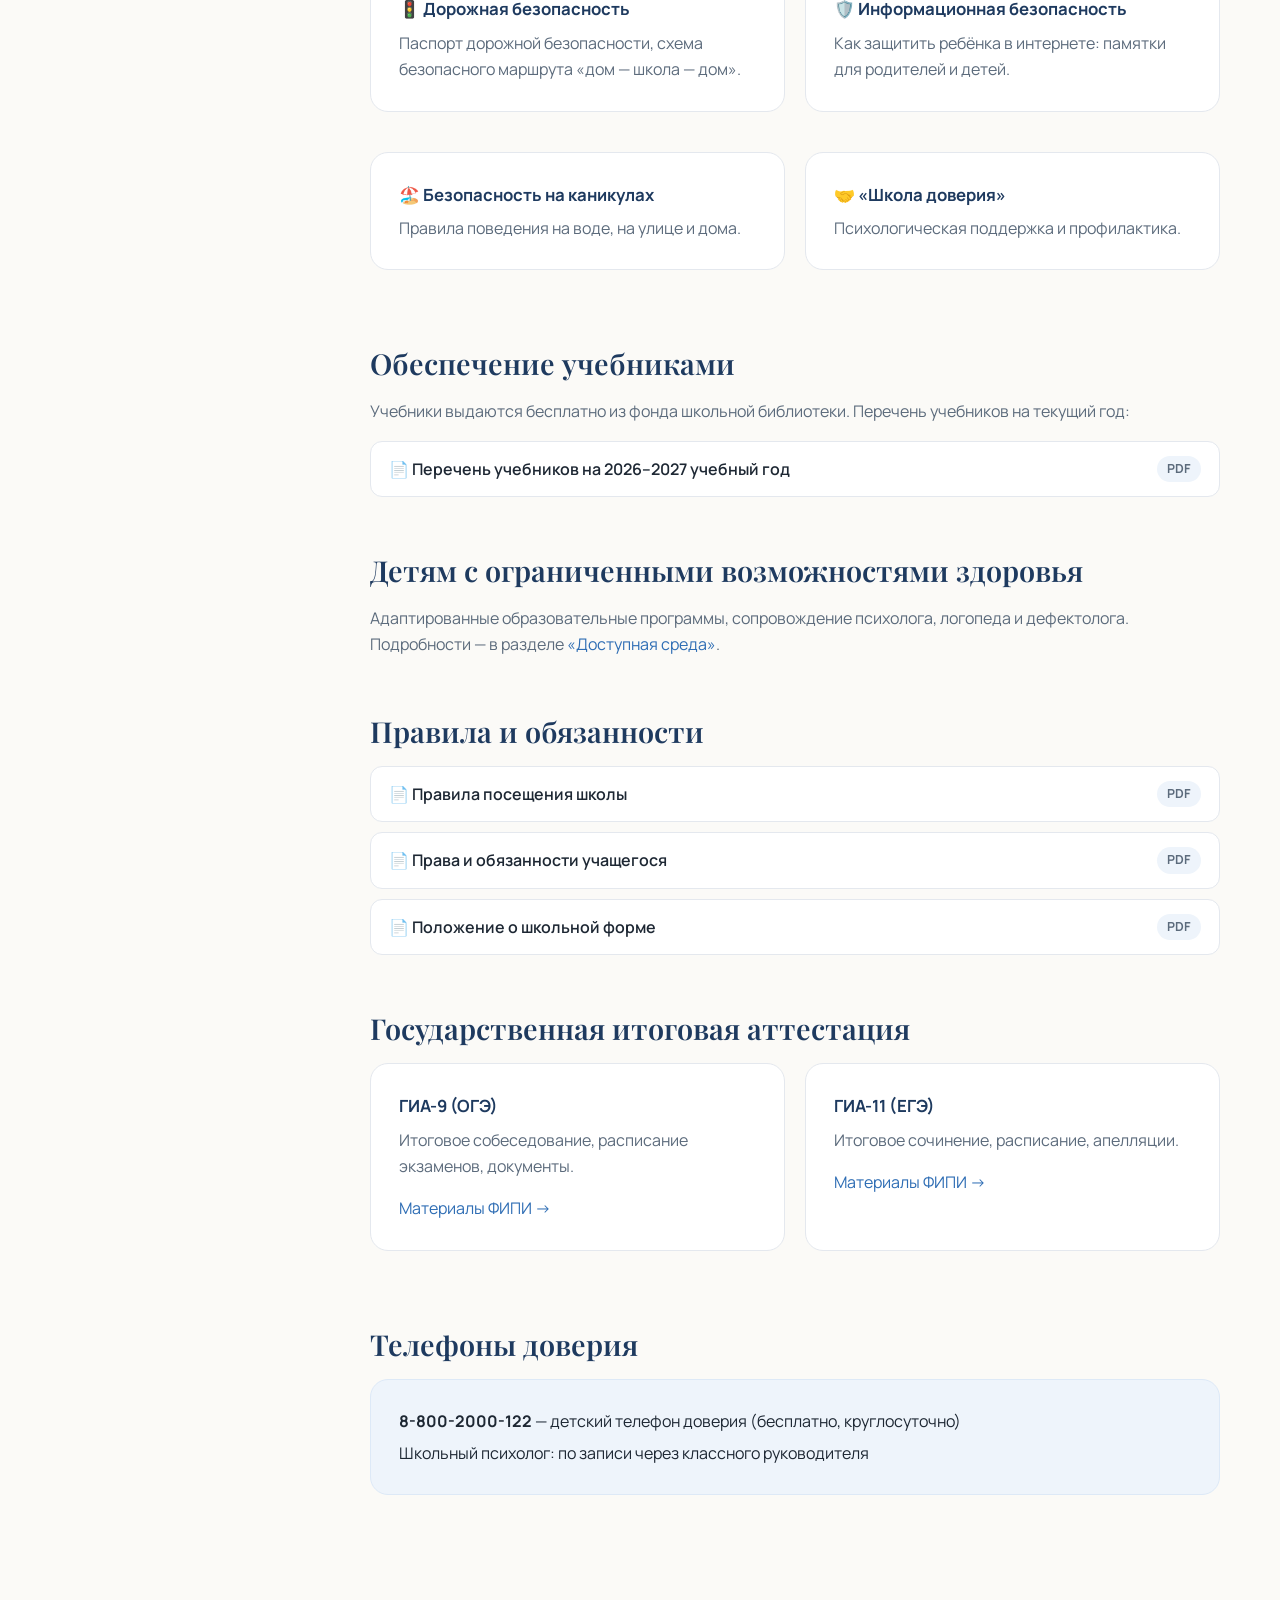
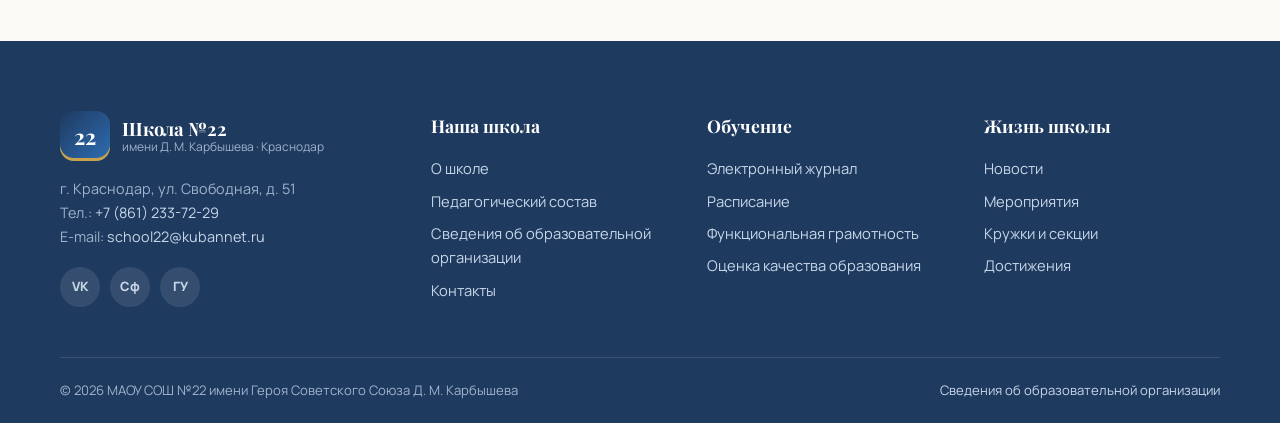
<file: useful.html>
<!DOCTYPE html>
<html lang="ru">
<head>
  <meta charset="UTF-8">
  <meta name="viewport" content="width=device-width, initial-scale=1">
  <title>Полезная информация — Школа №22</title>
  <link rel="preconnect" href="https://fonts.googleapis.com">
  <link rel="preconnect" href="https://fonts.gstatic.com" crossorigin>
  <link href="https://fonts.googleapis.com/css2?family=Manrope:wght@400;500;600;700;800&family=Playfair+Display:ital,wght@0,500;0,600;0,700;1,500&display=swap" rel="stylesheet">
  <link rel="stylesheet" href="css/style.css">
</head>
<body>
  <div id="site-header"></div>

  <main id="main">
    <section class="page-hero">
      <div class="container">
        <div class="crumbs"><a href="index.html">Главная</a> / Полезная информация</div>
        <h1>Полезная информация</h1>
        <p>Ответы на частые вопросы родителей и учеников: приём, питание, безопасность, учебники и правила.</p>
      </div>
    </section>

    <section class="section">
      <div class="container layout">
        <nav class="sidenav" aria-label="Подразделы">
          <a href="#admission">Приём в школу</a>
          <a href="#food">Школьное питание</a>
          <a href="#safety">Безопасность</a>
          <a href="#books">Учебники</a>
          <a href="#ovz">Детям с ОВЗ</a>
          <a href="#rules">Правила и обязанности</a>
          <a href="#gia">ГИА</a>
          <a href="#help">Телефоны доверия</a>
        </nav>

        <div class="content">
          <section id="admission">
            <h2>Приём в школу</h2>
            <div class="panel panel-sky">
              <h4>Свободные места в 1 классах на 2026–2027 учебный год</h4>
              <p style="margin:0">1 «А» — <b>5 мест</b>, 1 «Б» — <b>7 мест</b></p>
            </div>
            <details class="acc" open>
              <summary>Как подать заявление в 1 класс</summary>
              <div class="acc-body">Заявление подаётся через портал Госуслуг, лично в школе или почтой. Приём заявлений для детей, проживающих на закреплённой территории, начинается 1 апреля, для остальных — 6 июля.</div>
            </details>
            <details class="acc">
              <summary>Какие документы нужны</summary>
              <div class="acc-body">Паспорт родителя, свидетельство о рождении ребёнка, документ о регистрации по месту жительства на закреплённой территории, документы о праве на первоочередной/преимущественный приём (при наличии).</div>
            </details>
            <details class="acc">
              <summary>Приём в 10 класс</summary>
              <div class="acc-body">Индивидуальный отбор в профильные классы (история, математика, русский язык) проводится по результатам ОГЭ и среднему баллу аттестата.</div>
            </details>
            <ul class="doc-list">
              <li><a href="#">📄 Правила приёма, перевода и отчисления <span class="ext">PDF</span></a></li>
              <li><a href="#">📄 Постановление о закреплённой территории <span class="ext">PDF</span></a></li>
            </ul>
          </section>

          <section id="food">
            <h2>Школьное питание</h2>
            <p style="color:var(--muted)">Столовая на 300 мест работает с понедельника по пятницу. Учащиеся 1–4 классов обеспечиваются бесплатным горячим питанием.</p>
            <ul class="doc-list">
              <li><a href="svedeniya.html#food">🍽️ Меню и документы по питанию <span class="ext">раздел</span></a></li>
              <li><a href="https://мониторингпитание.рф/" target="_blank" rel="noopener">🔗 Мониторинг школьного питания <span class="ext">сайт</span></a></li>
            </ul>
          </section>

          <section id="safety">
            <h2>Безопасность</h2>
            <div class="grid-2">
              <div class="panel"><h4>🚦 Дорожная безопасность</h4><p style="margin:0;color:var(--muted)">Паспорт дорожной безопасности, схема безопасного маршрута «дом — школа — дом».</p></div>
              <div class="panel"><h4>🛡️ Информационная безопасность</h4><p style="margin:0;color:var(--muted)">Как защитить ребёнка в интернете: памятки для родителей и детей.</p></div>
              <div class="panel"><h4>🏖️ Безопасность на каникулах</h4><p style="margin:0;color:var(--muted)">Правила поведения на воде, на улице и дома.</p></div>
              <div class="panel"><h4>🤝 «Школа доверия»</h4><p style="margin:0;color:var(--muted)">Психологическая поддержка и профилактика.</p></div>
            </div>
          </section>

          <section id="books">
            <h2>Обеспечение учебниками</h2>
            <p style="color:var(--muted)">Учебники выдаются бесплатно из фонда школьной библиотеки. Перечень учебников на текущий год:</p>
            <ul class="doc-list"><li><a href="#">📄 Перечень учебников на 2026–2027 учебный год <span class="ext">PDF</span></a></li></ul>
          </section>

          <section id="ovz">
            <h2>Детям с ограниченными возможностями здоровья</h2>
            <p style="color:var(--muted)">Адаптированные образовательные программы, сопровождение психолога, логопеда и дефектолога. Подробности — в разделе <a href="svedeniya.html#mto">«Доступная среда»</a>.</p>
          </section>

          <section id="rules">
            <h2>Правила и обязанности</h2>
            <ul class="doc-list">
              <li><a href="#">📄 Правила посещения школы <span class="ext">PDF</span></a></li>
              <li><a href="#">📄 Права и обязанности учащегося <span class="ext">PDF</span></a></li>
              <li><a href="#">📄 Положение о школьной форме <span class="ext">PDF</span></a></li>
            </ul>
          </section>

          <section id="gia">
            <h2>Государственная итоговая аттестация</h2>
            <div class="grid-2">
              <div class="panel"><h4>ГИА-9 (ОГЭ)</h4><p style="color:var(--muted)">Итоговое собеседование, расписание экзаменов, документы.</p><a href="https://fipi.ru/oge" target="_blank" rel="noopener">Материалы ФИПИ →</a></div>
              <div class="panel"><h4>ГИА-11 (ЕГЭ)</h4><p style="color:var(--muted)">Итоговое сочинение, расписание, апелляции.</p><a href="https://fipi.ru/ege" target="_blank" rel="noopener">Материалы ФИПИ →</a></div>
            </div>
          </section>

          <section id="help">
            <h2>Телефоны доверия</h2>
            <div class="panel panel-sky">
              <p style="margin:0 0 6px"><b>8-800-2000-122</b> — детский телефон доверия (бесплатно, круглосуточно)</p>
              <p style="margin:0">Школьный психолог: по записи через классного руководителя</p>
            </div>
          </section>
        </div>
      </div>
    </section>
  </main>

  <div id="site-footer"></div>
  <script src="js/data.js"></script>
  <script src="js/main.js"></script>
</body>
</html>
</file>
<file: css/style.css>
/* =========================================================
   МАОУ СОШ №22 им. Д. Карбышева — общий стиль сайта
   ========================================================= */

:root {
  --bg: #fbfaf7;
  --surface: #ffffff;
  --sky: #eef4fb;
  --sky-2: #dde9f7;
  --navy: #1e3a5f;
  --blue: #2e6db4;
  --blue-dark: #24578f;
  --gold: #c9a24b;
  --gold-soft: #f6eedb;
  --text: #1d2733;
  --muted: #5c6b7c;
  --line: #e4e8ee;
  --radius: 18px;
  --radius-sm: 10px;
  --shadow: 0 10px 30px rgba(30, 58, 95, .08);
  --shadow-hover: 0 18px 40px rgba(30, 58, 95, .14);
  --container: 1200px;
  --serif: "Playfair Display", Georgia, "Times New Roman", serif;
  --sans: "Manrope", "Segoe UI", Arial, sans-serif;
  --fz: 16px;
}

*, *::before, *::after { box-sizing: border-box; }

html { scroll-behavior: smooth; font-size: var(--fz); }

body {
  margin: 0;
  background: var(--bg);
  color: var(--text);
  font-family: var(--sans);
  line-height: 1.65;
  -webkit-font-smoothing: antialiased;
}

img { max-width: 100%; display: block; }
a { color: var(--blue); text-decoration: none; transition: color .2s; }
a:hover { color: var(--navy); }

h1, h2, h3 { font-family: var(--serif); color: var(--navy); line-height: 1.2; margin: 0 0 .6em; font-weight: 600; }
h1 { font-size: clamp(2rem, 4.5vw, 3.4rem); }
h2 { font-size: clamp(1.6rem, 3vw, 2.4rem); }
h3 { font-size: 1.25rem; }
h4 { margin: 0 0 .4em; font-size: 1.05rem; color: var(--navy); }
p { margin: 0 0 1em; }

.container { width: 100%; max-width: var(--container); margin: 0 auto; padding: 0 20px; }

.skip-link { position: absolute; left: -999px; top: 0; background: var(--navy); color: #fff; padding: 10px 16px; z-index: 1000; }
.skip-link:focus { left: 10px; color: #fff; }

:focus-visible { outline: 3px solid var(--gold); outline-offset: 2px; }

/* ---------- Кнопки ---------- */
.btn {
  display: inline-flex; align-items: center; gap: 8px;
  padding: 12px 24px; border-radius: 999px;
  font-weight: 700; font-size: .95rem; font-family: var(--sans);
  border: 2px solid transparent; cursor: pointer;
  transition: background .2s, color .2s, border-color .2s, transform .2s;
}
.btn:hover { transform: translateY(-2px); }
.btn-primary { background: var(--blue); color: #fff; }
.btn-primary:hover { background: var(--blue-dark); color: #fff; }
.btn-gold { background: var(--gold); color: #fff; }
.btn-gold:hover { background: #b38d3b; color: #fff; }
.btn-outline { border-color: var(--blue); color: var(--blue); background: transparent; }
.btn-outline:hover { background: var(--blue); color: #fff; }
.btn-light { background: #fff; color: var(--navy); }
.btn-light:hover { background: var(--gold-soft); color: var(--navy); }
.btn-sm { padding: 8px 16px; font-size: .85rem; }

/* ---------- Верхняя полоса ---------- */
.topbar { background: var(--navy); color: #dbe6f3; font-size: .85rem; }
.topbar .container { display: flex; justify-content: space-between; align-items: center; gap: 16px; min-height: 40px; flex-wrap: wrap; }
.topbar a { color: #dbe6f3; }
.topbar a:hover { color: #fff; }
.topbar-left, .topbar-right { display: flex; gap: 20px; align-items: center; flex-wrap: wrap; }
.a11y-btn { background: none; border: 1px solid rgba(255,255,255,.35); color: #fff; border-radius: 999px; padding: 3px 12px; cursor: pointer; font: inherit; }
.a11y-btn:hover { background: rgba(255,255,255,.12); }

/* ---------- Шапка ---------- */
.header {
  position: sticky; top: 0; z-index: 100;
  background: rgba(255,255,255,.94);
  backdrop-filter: blur(10px);
  border-bottom: 1px solid var(--line);
}
.header .container { display: flex; align-items: center; justify-content: space-between; gap: 20px; min-height: 78px; }

.logo { display: flex; align-items: center; gap: 12px; color: var(--navy); flex-shrink: 0; white-space: nowrap; }
.logo:hover { color: var(--navy); }
.logo-mark {
  width: 50px; height: 50px; border-radius: 14px; flex-shrink: 0;
  background: linear-gradient(135deg, var(--navy), var(--blue));
  color: #fff; display: grid; place-items: center;
  font-family: var(--serif); font-weight: 700; font-size: 1.35rem;
  box-shadow: inset 0 -3px 0 var(--gold);
}
.logo-text { display: flex; flex-direction: column; line-height: 1.2; }
.logo-text strong { font-family: var(--serif); font-size: 1.15rem; }
.logo-text span { font-size: .75rem; color: var(--muted); }

.nav { display: flex; align-items: center; gap: 4px; }
.nav a {
  color: var(--text); font-weight: 600; font-size: .92rem;
  padding: 8px 12px; border-radius: 999px;
}
.nav a:hover, .nav a.active { background: var(--sky); color: var(--navy); }

.menu-toggle {
  display: inline-flex; align-items: center; gap: 10px;
  background: var(--sky); border: 0; border-radius: 999px;
  padding: 10px 18px; font: 700 .9rem var(--sans); color: var(--navy); cursor: pointer;
}
.menu-toggle:hover { background: var(--sky-2); }
.burger { width: 18px; height: 12px; position: relative; }
.burger span, .burger::before, .burger::after { content: ""; position: absolute; left: 0; width: 100%; height: 2px; background: currentColor; border-radius: 2px; }
.burger::before { top: 0; } .burger span { top: 5px; } .burger::after { top: 10px; }

/* ---------- Полноэкранное меню ---------- */
.mega {
  position: fixed; inset: 0; z-index: 200;
  background: var(--bg);
  overflow-y: auto;
  opacity: 0; visibility: hidden; transform: translateY(-12px);
  transition: opacity .3s, transform .3s, visibility .3s;
}
.mega.open { opacity: 1; visibility: visible; transform: none; }
.mega-head { display: flex; justify-content: space-between; align-items: center; min-height: 78px; border-bottom: 1px solid var(--line); }
.mega-close { background: var(--sky); border: 0; width: 46px; height: 46px; border-radius: 50%; font-size: 1.6rem; color: var(--navy); cursor: pointer; }
.mega-close:hover { background: var(--sky-2); }
.mega-grid { display: grid; grid-template-columns: repeat(auto-fit, minmax(230px, 1fr)); gap: 36px; padding: 40px 0 60px; }
.mega-grid h3 { font-size: 1.1rem; padding-bottom: 10px; border-bottom: 2px solid var(--gold); display: inline-block; }
.mega-grid ul { list-style: none; padding: 0; margin: 0; }
.mega-grid li a { display: block; padding: 6px 0; color: var(--text); font-weight: 500; }
.mega-grid li a:hover { color: var(--blue); padding-left: 6px; transition: padding .2s; }
body.no-scroll { overflow: hidden; }

/* ---------- Главный экран ---------- */
.hero {
  position: relative; overflow: hidden;
  min-height: 640px; display: flex; align-items: center;
  background:
    linear-gradient(100deg, rgba(251,250,247,.97) 0%, rgba(251,250,247,.88) 45%, rgba(238,244,251,.25) 100%),
    url("../img/hero.jpg") center/cover no-repeat,
    linear-gradient(135deg, #eef4fb 0%, #dde9f7 50%, #f6eedb 100%);
}
.hero::after {
  content: ""; position: absolute; right: -120px; top: -120px;
  width: 560px; height: 560px; border-radius: 50%;
  background: radial-gradient(circle, rgba(201,162,75,.22), transparent 65%);
  pointer-events: none;
}
.hero .container { position: relative; z-index: 1; display: grid; grid-template-columns: 1.2fr .8fr; gap: 50px; align-items: center; padding-top: 60px; padding-bottom: 60px; }
.eyebrow {
  display: inline-block; text-transform: uppercase; letter-spacing: .14em;
  font-size: .78rem; font-weight: 800; color: var(--gold); margin-bottom: 14px;
}
.hero h1 span { color: var(--blue); font-style: italic; }
.hero-lead { font-size: 1.15rem; color: var(--muted); max-width: 560px; margin-bottom: 28px; }
.hero-actions { display: flex; gap: 14px; flex-wrap: wrap; }

.hero-card {
  background: var(--surface); border-radius: 24px; padding: 30px;
  box-shadow: var(--shadow); border: 1px solid var(--line);
}
.hero-card h3 { margin-bottom: 18px; }
.quick-list { list-style: none; margin: 0; padding: 0; display: grid; gap: 10px; }
.quick-list a {
  display: flex; align-items: center; gap: 14px;
  padding: 12px 14px; border-radius: 12px; background: var(--bg);
  color: var(--text); font-weight: 600; border: 1px solid transparent;
  transition: border-color .2s, background .2s;
}
.quick-list a:hover { border-color: var(--sky-2); background: var(--sky); color: var(--navy); }
.quick-list .ico { width: 38px; height: 38px; border-radius: 10px; background: var(--sky); display: grid; place-items: center; font-size: 1.15rem; flex-shrink: 0; }

/* ---------- Секции ---------- */
.section { padding: 90px 0; }
.section-alt { background: var(--surface); }
.section-sky { background: var(--sky); }
.section-head { display: flex; justify-content: space-between; align-items: flex-end; gap: 20px; margin-bottom: 40px; flex-wrap: wrap; }
.section-head h2 { margin: 0; }
.section-head p { color: var(--muted); max-width: 560px; margin: 8px 0 0; }

.intro { display: grid; grid-template-columns: 1fr 1fr; gap: 60px; align-items: center; }
.intro-quote {
  font-family: var(--serif); font-size: clamp(1.4rem, 2.4vw, 2rem);
  color: var(--navy); line-height: 1.35; font-style: italic;
  border-left: 4px solid var(--gold); padding-left: 28px; margin: 0;
}
.intro-text { color: var(--muted); font-size: 1.05rem; }

/* ---------- Статистика ---------- */
.stats { display: grid; grid-template-columns: repeat(4, 1fr); gap: 20px; }
.stat {
  background: var(--surface); border-radius: var(--radius); padding: 28px;
  text-align: center; border: 1px solid var(--line);
}
.stat b { display: block; font-family: var(--serif); font-size: 2.6rem; color: var(--blue); line-height: 1.1; }
.stat span { color: var(--muted); font-size: .95rem; }

/* ---------- Плитки разделов ---------- */
.tiles { display: grid; grid-template-columns: repeat(auto-fill, minmax(260px, 1fr)); gap: 22px; }
.tile {
  position: relative; display: flex; flex-direction: column; gap: 10px;
  background: var(--surface); border-radius: var(--radius); padding: 28px;
  border: 1px solid var(--line); color: var(--text);
  transition: transform .25s, box-shadow .25s, border-color .25s;
  overflow: hidden;
}
.tile::after {
  content: "→"; position: absolute; right: 24px; bottom: 22px;
  color: var(--gold); font-size: 1.3rem; transition: transform .25s;
}
.tile:hover { transform: translateY(-6px); box-shadow: var(--shadow-hover); border-color: transparent; color: var(--text); }
.tile:hover::after { transform: translateX(6px); }
.tile-ico { width: 54px; height: 54px; border-radius: 14px; background: var(--sky); display: grid; place-items: center; font-size: 1.6rem; }
.tile h3 { margin: 6px 0 0; font-size: 1.2rem; }
.tile p { color: var(--muted); font-size: .93rem; margin: 0 0 18px; }

/* ---------- Карточки новостей ---------- */
.cards { display: grid; grid-template-columns: repeat(auto-fill, minmax(300px, 1fr)); gap: 26px; }
.card {
  background: var(--surface); border-radius: var(--radius); overflow: hidden;
  border: 1px solid var(--line); display: flex; flex-direction: column;
  transition: transform .25s, box-shadow .25s;
}
.card:hover { transform: translateY(-5px); box-shadow: var(--shadow-hover); }
.card-img {
  aspect-ratio: 16/10; display: grid; place-items: center; font-size: 3rem;
  background: linear-gradient(135deg, var(--sky), var(--gold-soft));
  background-size: cover; background-position: center;
}
.card-body { padding: 22px 24px 26px; display: flex; flex-direction: column; gap: 8px; flex: 1; }
.card-meta { display: flex; gap: 10px; align-items: center; font-size: .82rem; color: var(--muted); flex-wrap: wrap; }
.tag { background: var(--gold-soft); color: #8a6b23; padding: 3px 10px; border-radius: 999px; font-weight: 700; font-size: .75rem; }
.card h3 { font-size: 1.15rem; margin: 4px 0; }
.card p { color: var(--muted); font-size: .93rem; margin: 0; }
.card .more { margin-top: auto; padding-top: 12px; font-weight: 700; font-size: .9rem; }

/* ---------- Мероприятия ---------- */
.events { display: grid; gap: 16px; }
.event {
  display: grid; grid-template-columns: 90px 1fr auto; gap: 24px; align-items: center;
  background: var(--surface); border: 1px solid var(--line); border-radius: var(--radius);
  padding: 20px 24px; transition: box-shadow .25s;
}
.event:hover { box-shadow: var(--shadow); }
.event-date { text-align: center; background: var(--sky); border-radius: 14px; padding: 10px 6px; }
.event-date b { display: block; font-family: var(--serif); font-size: 2rem; color: var(--navy); line-height: 1; }
.event-date span { font-size: .78rem; text-transform: uppercase; color: var(--muted); font-weight: 700; }
.event h3 { font-size: 1.1rem; margin: 0 0 4px; }
.event p { color: var(--muted); margin: 0; font-size: .92rem; }
.event-place { font-size: .85rem; color: var(--muted); white-space: nowrap; }
.event.past { opacity: .6; }

/* ---------- Фильтры / вкладки ---------- */
.chips { display: flex; gap: 10px; flex-wrap: wrap; margin-bottom: 30px; }
.chip {
  border: 1px solid var(--line); background: var(--surface); color: var(--text);
  padding: 8px 18px; border-radius: 999px; cursor: pointer; font: 600 .9rem var(--sans);
  transition: all .2s;
}
.chip:hover { border-color: var(--blue); color: var(--blue); }
.chip.active { background: var(--navy); border-color: var(--navy); color: #fff; }

/* ---------- Баннер-призыв ---------- */
.cta {
  border-radius: 28px; padding: 56px;
  background: linear-gradient(120deg, var(--navy), var(--blue));
  color: #fff; display: grid; grid-template-columns: 1.3fr auto; gap: 30px; align-items: center;
  position: relative; overflow: hidden;
}
.cta::after { content: ""; position: absolute; right: -80px; bottom: -120px; width: 320px; height: 320px; border-radius: 50%; background: rgba(201,162,75,.25); }
.cta h2 { color: #fff; margin-bottom: 10px; }
.cta p { color: #dbe6f3; margin: 0; }
.cta > * { position: relative; z-index: 1; }

/* ---------- Внутренние страницы ---------- */
.page-hero {
  background: linear-gradient(135deg, var(--sky) 0%, #f7f3ea 100%);
  padding: 60px 0 50px; border-bottom: 1px solid var(--line);
}
.page-hero p { color: var(--muted); max-width: 720px; font-size: 1.08rem; margin: 0; }
.crumbs { font-size: .85rem; color: var(--muted); margin-bottom: 14px; }
.crumbs a { color: var(--muted); }
.crumbs a:hover { color: var(--blue); }

.layout { display: grid; grid-template-columns: 260px 1fr; gap: 50px; align-items: start; }
.sidenav { position: sticky; top: 100px; background: var(--surface); border: 1px solid var(--line); border-radius: var(--radius); padding: 14px; }
.sidenav a { display: block; padding: 9px 14px; border-radius: 10px; color: var(--text); font-weight: 600; font-size: .9rem; }
.sidenav a:hover, .sidenav a.active { background: var(--sky); color: var(--navy); }

.content > section { scroll-margin-top: 100px; margin-bottom: 56px; }
.content h2 { font-size: 1.8rem; }
.panel { background: var(--surface); border: 1px solid var(--line); border-radius: var(--radius); padding: 28px; margin-bottom: 20px; }
.panel-sky { background: var(--sky); border-color: var(--sky-2); }
.grid-2 { display: grid; grid-template-columns: repeat(2, 1fr); gap: 20px; }
.grid-3 { display: grid; grid-template-columns: repeat(3, 1fr); gap: 20px; }

.doc-list { list-style: none; padding: 0; margin: 0; display: grid; gap: 10px; }
.doc-list a, .doc-list li > span {
  display: flex; align-items: center; gap: 14px; padding: 14px 18px;
  background: var(--surface); border: 1px solid var(--line); border-radius: 12px; color: var(--text); font-weight: 600;
}
.doc-list a:hover { border-color: var(--blue); color: var(--blue); }
.doc-list .ext { margin-left: auto; font-size: .78rem; color: var(--muted); font-weight: 700; background: var(--sky); padding: 3px 10px; border-radius: 999px; }

.info-table { width: 100%; border-collapse: collapse; background: var(--surface); border-radius: var(--radius-sm); overflow: hidden; }
.info-table th, .info-table td { text-align: left; padding: 13px 16px; border-bottom: 1px solid var(--line); vertical-align: top; }
.info-table th { width: 38%; color: var(--muted); font-weight: 600; background: #fafcfe; }
.info-table tr:last-child th, .info-table tr:last-child td { border-bottom: 0; }
.table-wrap { overflow-x: auto; border: 1px solid var(--line); border-radius: var(--radius-sm); }

.schedule-table { width: 100%; border-collapse: collapse; background: var(--surface); min-width: 640px; }
.schedule-table th, .schedule-table td { padding: 12px 14px; border-bottom: 1px solid var(--line); text-align: left; }
.schedule-table thead th { background: var(--navy); color: #fff; font-weight: 700; font-size: .9rem; }
.schedule-table tbody tr:nth-child(even) { background: #f8fafd; }
.schedule-table td:first-child { font-weight: 700; color: var(--blue); width: 50px; }

/* Аккордеон */
.acc { border: 1px solid var(--line); border-radius: var(--radius-sm); background: var(--surface); margin-bottom: 12px; overflow: hidden; }
.acc summary { cursor: pointer; padding: 18px 22px; font-weight: 700; color: var(--navy); list-style: none; display: flex; justify-content: space-between; align-items: center; gap: 14px; }
.acc summary::-webkit-details-marker { display: none; }
.acc summary::after { content: "+"; font-size: 1.4rem; color: var(--gold); transition: transform .2s; }
.acc[open] summary::after { transform: rotate(45deg); }
.acc .acc-body { padding: 0 22px 20px; color: var(--muted); }

/* Педсостав */
.staff { display: grid; grid-template-columns: repeat(auto-fill, minmax(240px, 1fr)); gap: 22px; }
.person { background: var(--surface); border: 1px solid var(--line); border-radius: var(--radius); overflow: hidden; text-align: center; }
.person-photo { aspect-ratio: 1; background: linear-gradient(135deg, var(--sky), var(--gold-soft)); display: grid; place-items: center; font-family: var(--serif); font-size: 3rem; color: var(--navy); background-size: cover; background-position: center; }
.person-body { padding: 18px; }
.person h4 { margin-bottom: 4px; }
.person p { color: var(--muted); font-size: .88rem; margin: 0; }
.person .tag { display: inline-block; margin-top: 8px; }

.search-input { width: 100%; max-width: 420px; padding: 12px 18px; border: 1px solid var(--line); border-radius: 999px; font: inherit; background: var(--surface); }
.search-input:focus { outline: none; border-color: var(--blue); }

.notice { background: var(--gold-soft); border-left: 4px solid var(--gold); padding: 16px 20px; border-radius: 10px; color: #6d5520; margin-bottom: 24px; font-size: .95rem; }
.empty { text-align: center; color: var(--muted); padding: 40px; }

/* Контакты */
.contact-grid { display: grid; grid-template-columns: 1fr 1fr; gap: 30px; }
.contact-item { display: flex; gap: 16px; align-items: flex-start; padding: 18px 0; border-bottom: 1px solid var(--line); }
.contact-item:last-child { border-bottom: 0; }
.contact-item .ico { width: 46px; height: 46px; border-radius: 12px; background: var(--sky); display: grid; place-items: center; font-size: 1.25rem; flex-shrink: 0; }
.contact-item small { display: block; color: var(--muted); font-size: .8rem; }
.contact-item b { color: var(--navy); }
.map-box { min-height: 380px; border-radius: var(--radius); overflow: hidden; background: var(--sky); display: grid; place-items: center; text-align: center; color: var(--muted); border: 1px solid var(--line); }
.map-box iframe { width: 100%; height: 100%; min-height: 380px; border: 0; }

.form { display: grid; gap: 14px; }
.form label { font-weight: 600; font-size: .9rem; display: grid; gap: 6px; }
.form input, .form textarea, .form select { padding: 12px 16px; border: 1px solid var(--line); border-radius: 10px; font: inherit; background: var(--surface); }
.form input:focus, .form textarea:focus { outline: none; border-color: var(--blue); }
.form-ok { display: none; background: #e7f6ec; color: #23663a; padding: 14px 18px; border-radius: 10px; }

/* ---------- Подвал ---------- */
.footer { background: var(--navy); color: #c8d6e8; padding: 70px 0 0; margin-top: 0; }
.footer a { color: #c8d6e8; }
.footer a:hover { color: #fff; }
.footer-grid { display: grid; grid-template-columns: 1.4fr 1fr 1fr 1fr; gap: 40px; }
.footer h4 { color: #fff; font-family: var(--serif); font-size: 1.1rem; margin-bottom: 16px; }
.footer ul { list-style: none; padding: 0; margin: 0; display: grid; gap: 8px; font-size: .92rem; }
.footer .logo-text strong { color: #fff; }
.footer .logo-text span { color: #9fb3cc; }
.footer-about { font-size: .9rem; margin-top: 16px; color: #9fb3cc; }
.socials { display: flex; gap: 10px; margin-top: 18px; }
.socials a { width: 40px; height: 40px; border-radius: 50%; background: rgba(255,255,255,.1); display: grid; place-items: center; font-weight: 800; font-size: .8rem; }
.socials a:hover { background: var(--gold); color: #fff; }
.footer-bottom { border-top: 1px solid rgba(255,255,255,.12); margin-top: 50px; padding: 22px 0; font-size: .82rem; color: #9fb3cc; display: flex; justify-content: space-between; gap: 16px; flex-wrap: wrap; }

.to-top {
  position: fixed; right: 22px; bottom: 22px; width: 48px; height: 48px; border-radius: 50%;
  background: var(--gold); color: #fff; border: 0; font-size: 1.3rem; cursor: pointer;
  box-shadow: var(--shadow); opacity: 0; visibility: hidden; transition: all .3s; z-index: 90;
}
.to-top.show { opacity: 1; visibility: visible; }

/* Анимация появления */
.reveal { opacity: 0; transform: translateY(24px); transition: opacity .7s ease, transform .7s ease; }
.reveal.visible { opacity: 1; transform: none; }

/* ---------- Версия для слабовидящих ---------- */
html.a11y { --fz: 20px; --bg: #fff; --surface: #fff; --sky: #f1f1f1; --sky-2: #ddd; --text: #000; --muted: #222; --navy: #000; --blue: #0033aa; --line: #000; }
html.a11y * { box-shadow: none !important; text-shadow: none !important; }
html.a11y .hero { background: #fff; }
html.a11y .card-img, html.a11y .person-photo { filter: grayscale(1); }
html.a11y .reveal { opacity: 1; transform: none; }

/* ---------- Адаптив ---------- */
.nav a, .btn, .menu-toggle { white-space: nowrap; }

@media (max-width: 1280px) {
  .nav { display: none; }
}
@media (min-width: 1281px) and (max-width: 1440px) {
  .menu-toggle .label { display: none; }
  .nav a { padding: 8px 10px; }
}
@media (max-width: 1080px) {
  .footer-grid { grid-template-columns: 1fr 1fr; }
}
@media (max-width: 900px) {
  .hero { min-height: auto; }
  .hero .container, .intro, .contact-grid, .layout, .cta { grid-template-columns: 1fr; }
  .stats { grid-template-columns: repeat(2, 1fr); }
  .grid-3 { grid-template-columns: 1fr 1fr; }
  .sidenav { position: static; display: flex; overflow-x: auto; gap: 4px; padding: 8px; }
  .sidenav a { white-space: nowrap; }
  .section { padding: 64px 0; }
  .cta { padding: 36px; }
}
@media (max-width: 600px) {
  .container { padding: 0 16px; }
  .topbar-left .hide-sm { display: none; }
  .logo-text span { display: none; }
  .menu-toggle .label { display: none; }
  .stats, .grid-2, .grid-3, .footer-grid { grid-template-columns: 1fr; }
  .event { grid-template-columns: 70px 1fr; gap: 16px; }
  .event-place { grid-column: 2; white-space: normal; }
  .info-table th { width: auto; display: block; border-bottom: 0; padding-bottom: 0; background: none; }
  .info-table td { display: block; }
  .hero-card { padding: 20px; }
}

@media (prefers-reduced-motion: reduce) {
  * { transition: none !important; scroll-behavior: auto !important; }
  .reveal { opacity: 1; transform: none; }
}
</file>
